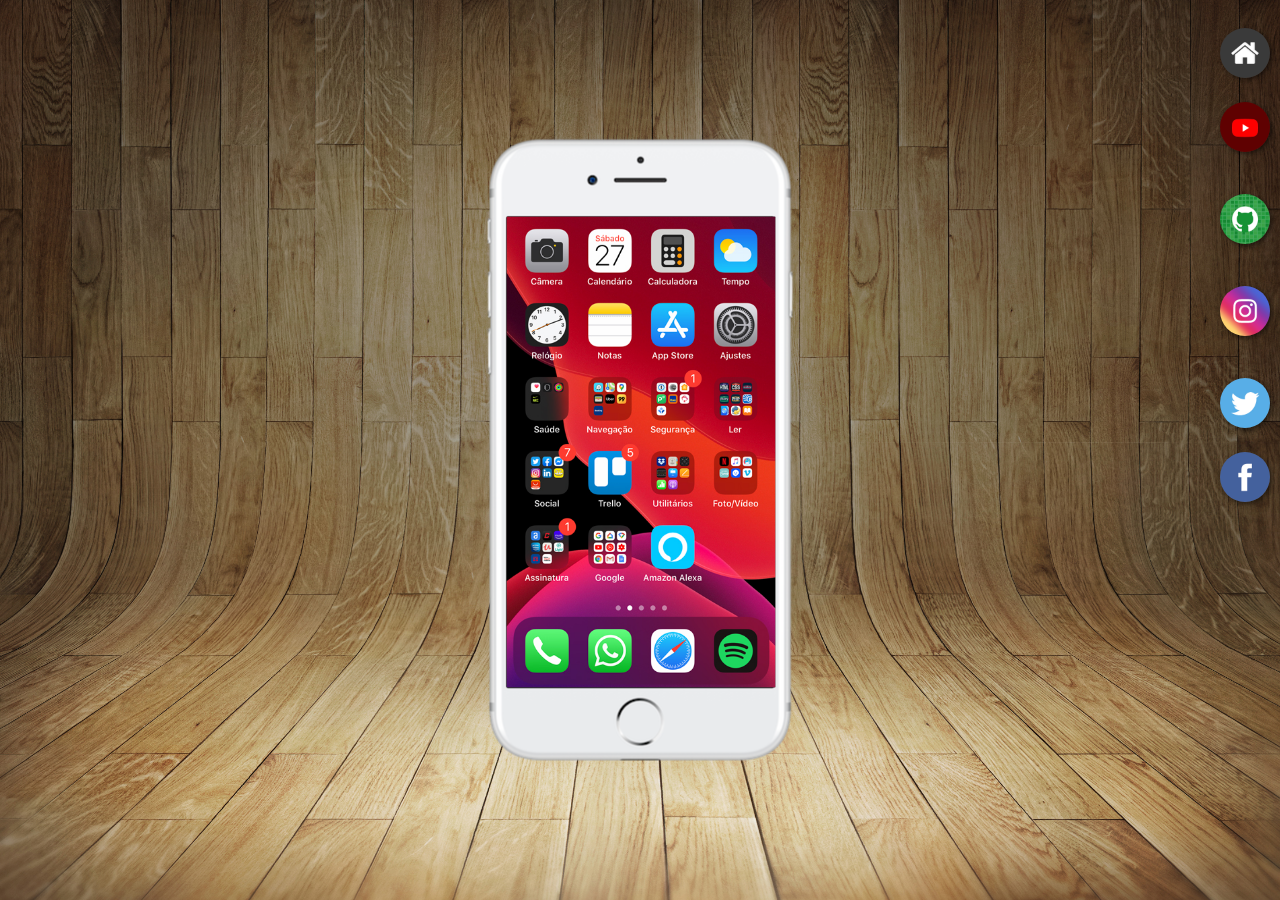
<file: index.html>
<!DOCTYPE html>
<html lang="pt-br">
<head>
    <meta charset="UTF-8">
    <meta http-equiv="X-UA-Compatible" content="IE=edge">
    <meta name="viewport" content="width=device-width, initial-scale=1.0">
    <link rel="shortcut icon" href="imagens/favicon.ico" type="image/x-icon">
    <link rel="stylesheet" href="style.css">
    <title>Projeto Redes Sociais </title>
</head>
<body>
    <main>
        <section id="telefone">
            <iframe src="home.html" name="tela" id="tela" frameborder="0">Seu navegador não é compativel co isso.</iframe>

        </section>
        <section id="redes-sociais">
            
           <br><a href="paginas/home.html"target="tela" ><img src="imagens/logo-home.jpg" alt="Home"></a></br>

           <a href="paginas/youtube1.html"target="tela" ><img src="imagens/logo-youtube.jpg" alt="YouTube"></a></br>

           <br><a href="paginas/github.html"target="tela" ><img src="imagens/logo-github.jpg" alt="GitHub"></a></br>

           <br><a href="paginas/intagran.html"target="tela" ><img src="imagens/logo-instagram.jpg" alt="Instagram "></a></br>

           <br><a href="paginas/twitter.html"target="tela" ><img src="imagens/logo-twitter.jpg" alt="Twitter"></a></br>

           <a href="paginas/facebook.html"target="tela" ><img src="imagens/logo-facebook.jpg" alt="Facebook"></a>

           
        </section>
    </main>
    
</body>
</html>
</file>
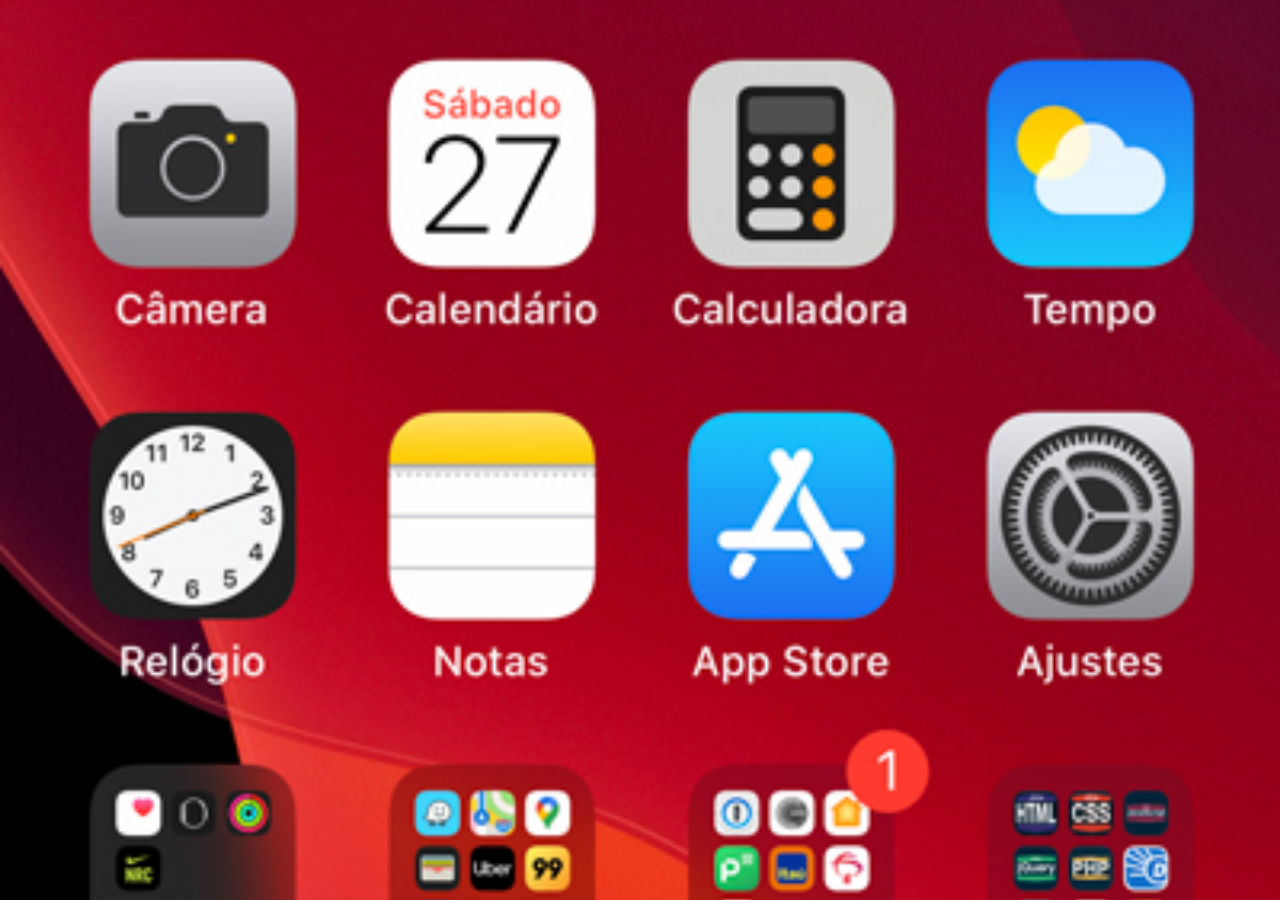
<file: home.html>
<!DOCTYPE html>
<html lang="pt-br">
<head>
    <meta charset="UTF-8">
    <meta http-equiv="X-UA-Compatible" content="IE=edge">
    <meta name="viewport" content="width=device-width, initial-scale=1.0">
    <title>Home</title>
</head>
<style>
    *{
        margin: 0px;
        padding: 0px;

    }
    body{
        width: 100vw;
        height: 100vh;
        background: black url('imagens/tela-home.jpg') no-repeat top center;
        background-size: cover;
    }
</style>
<body>
    
</body>
</html>
</file>
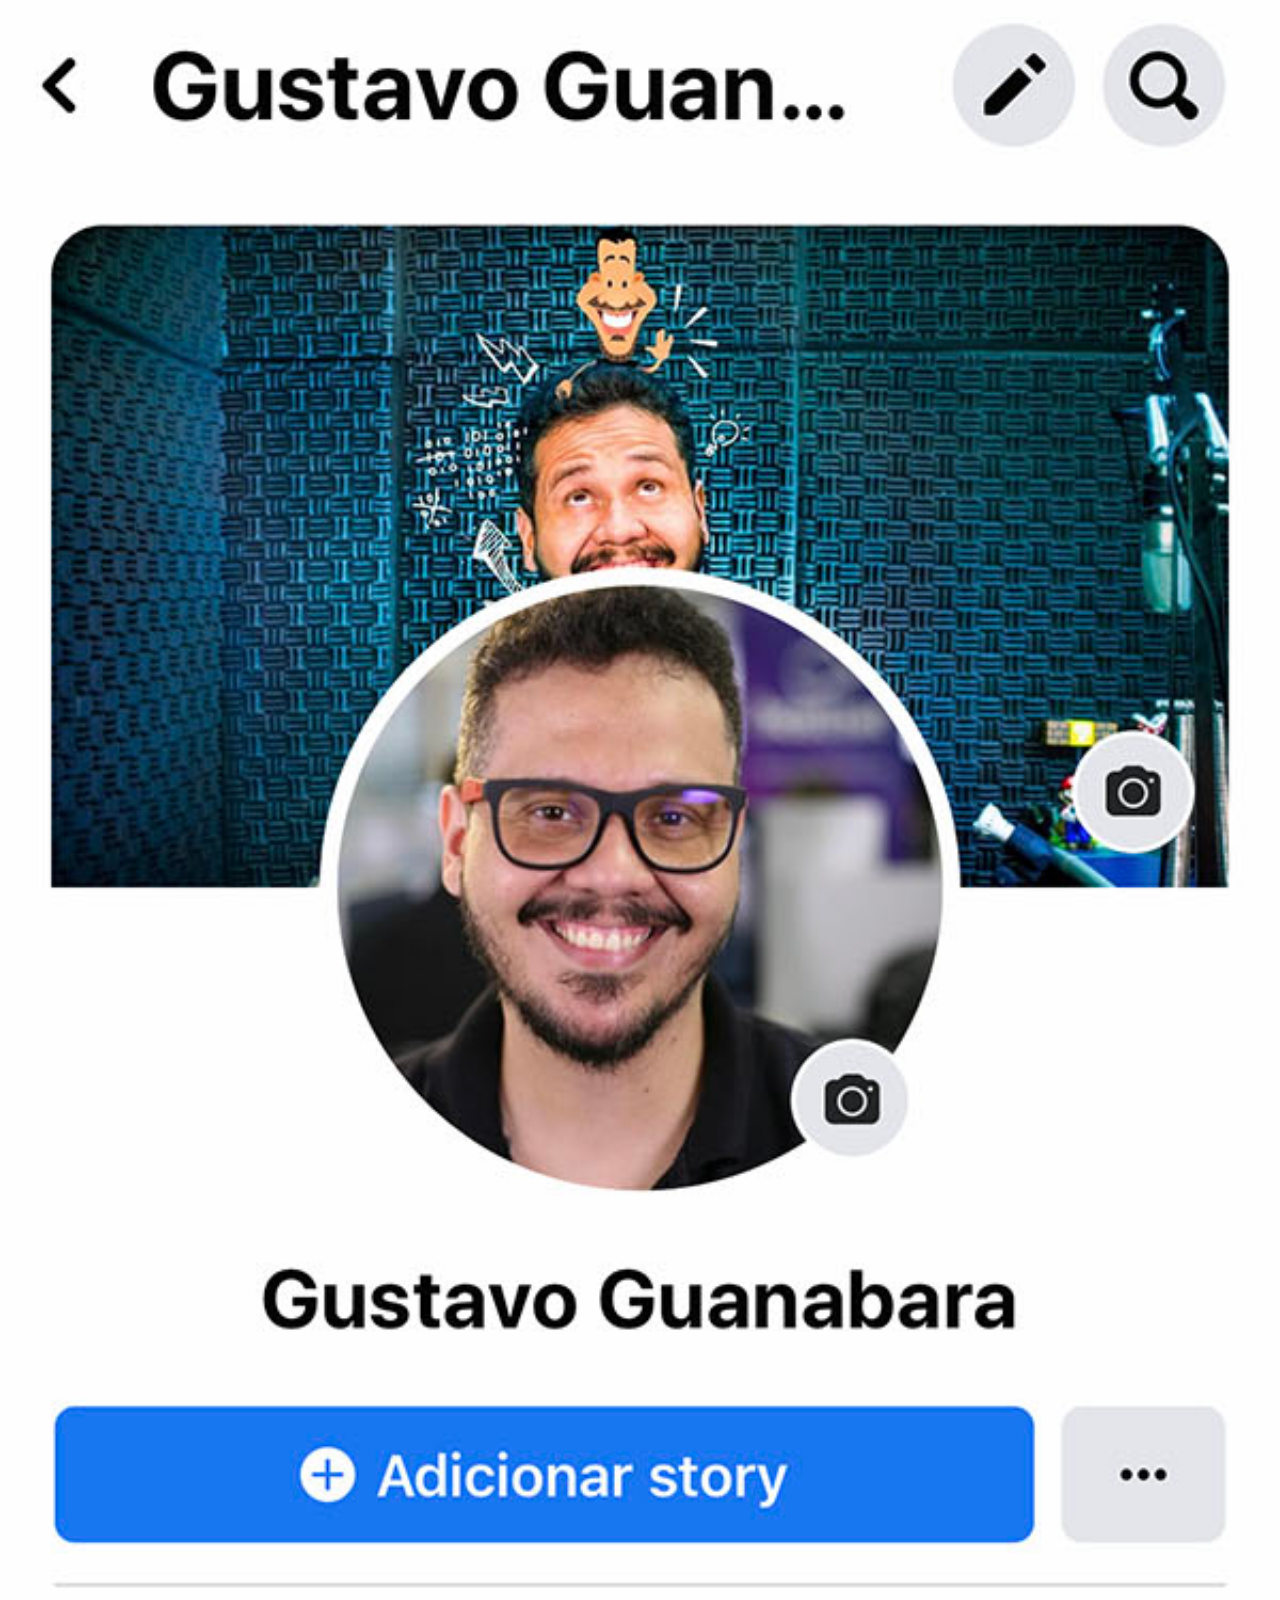
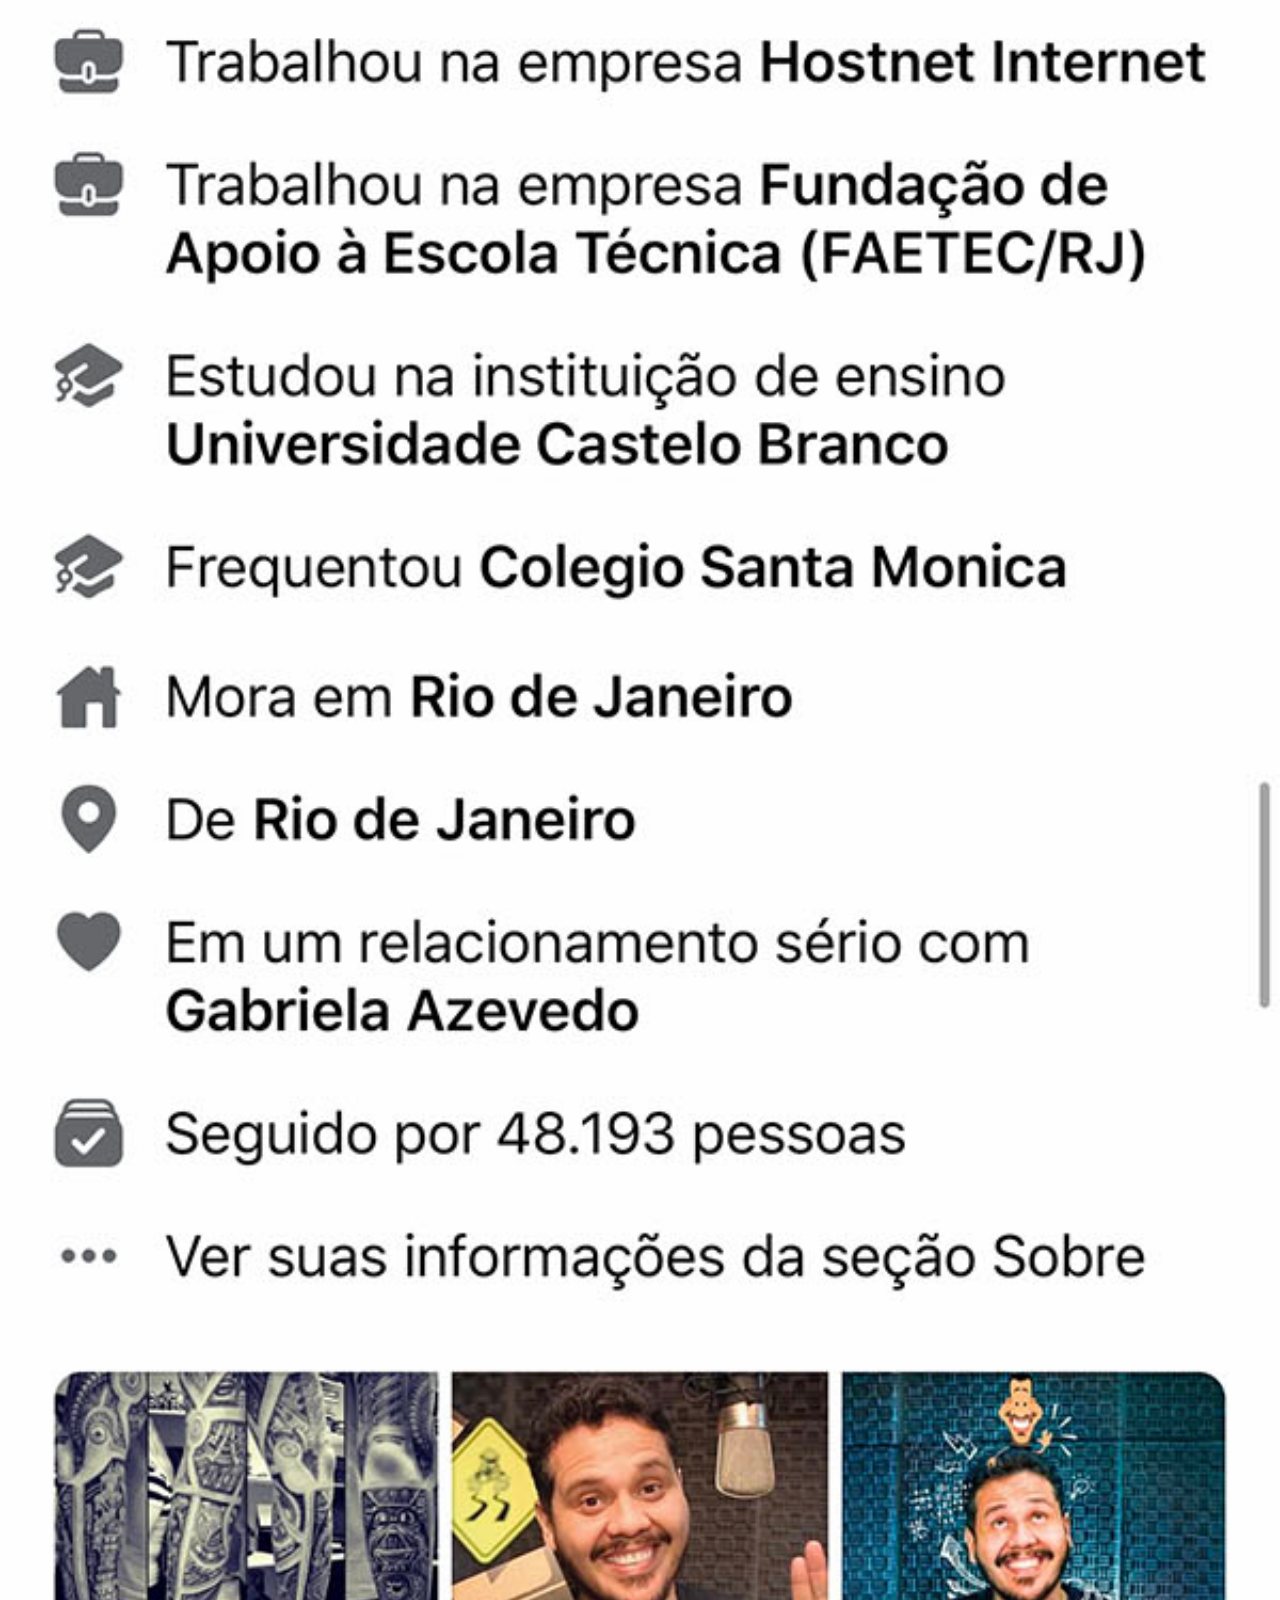
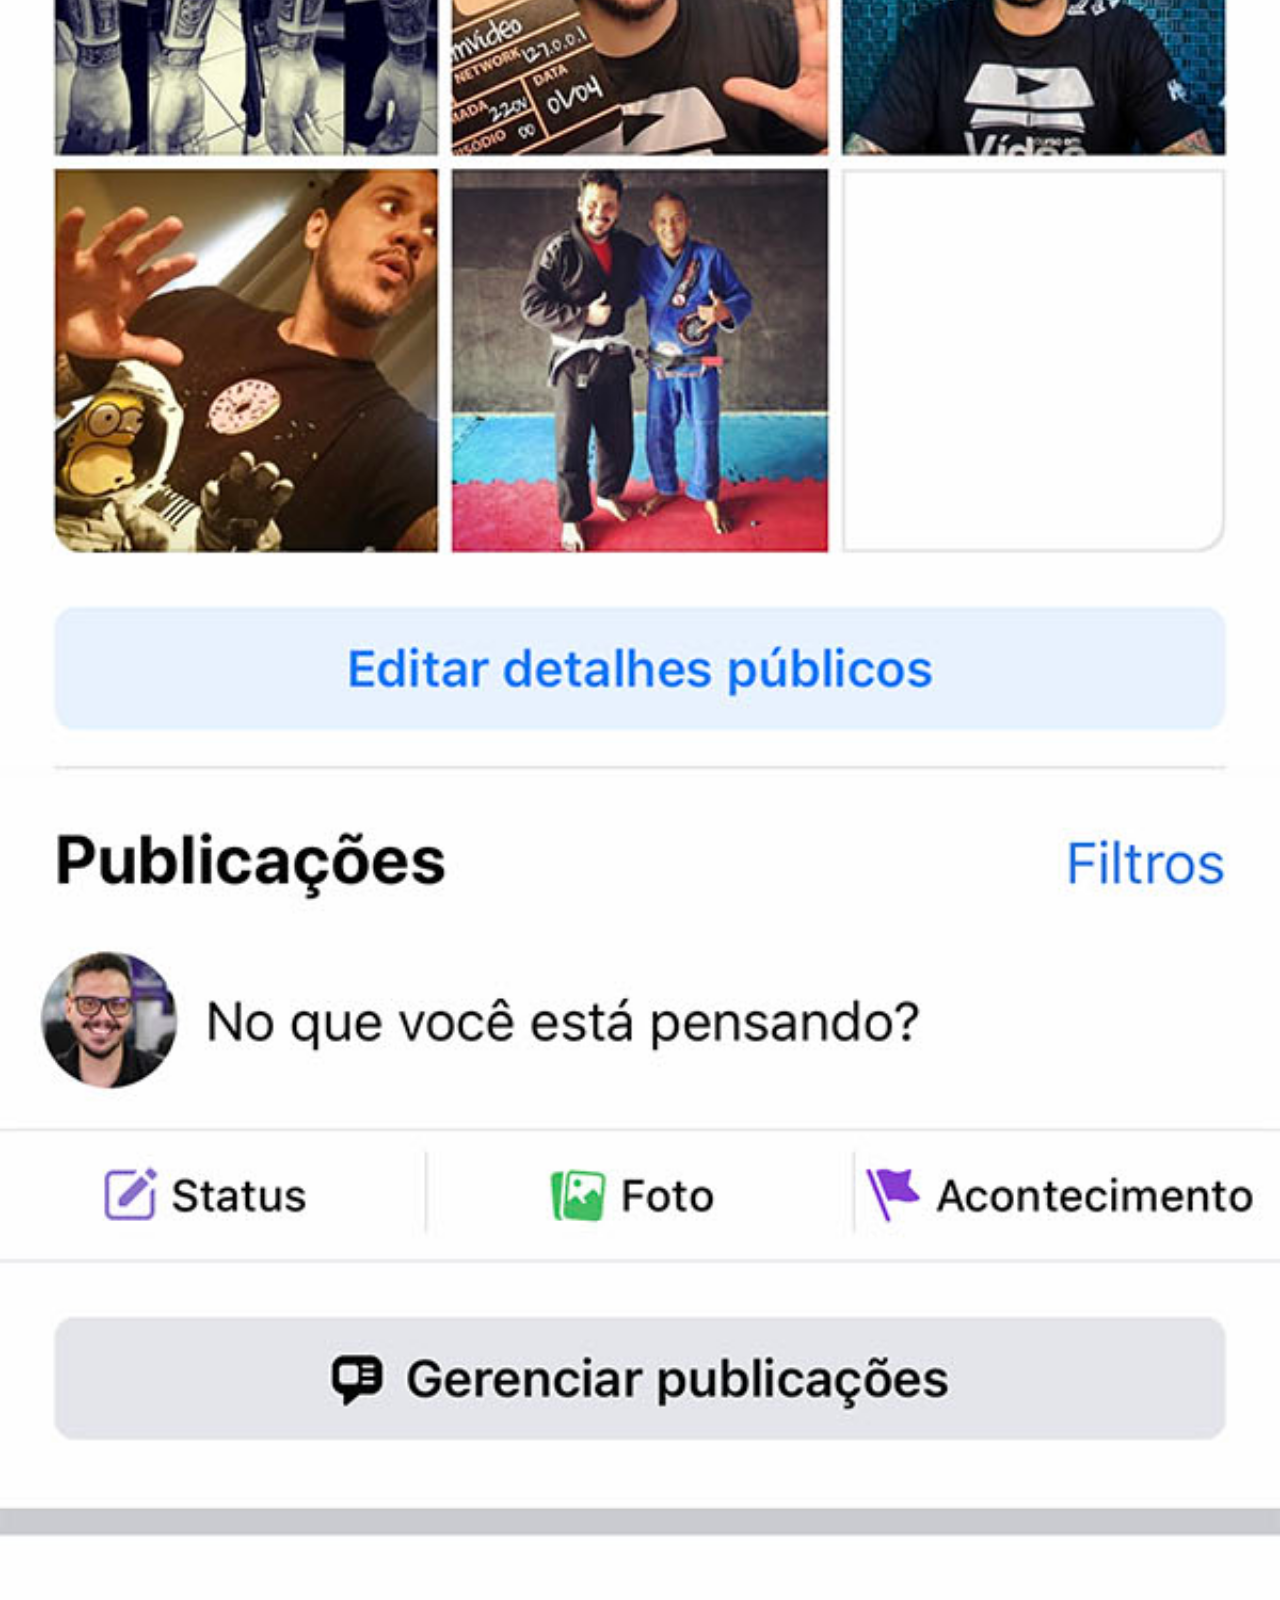
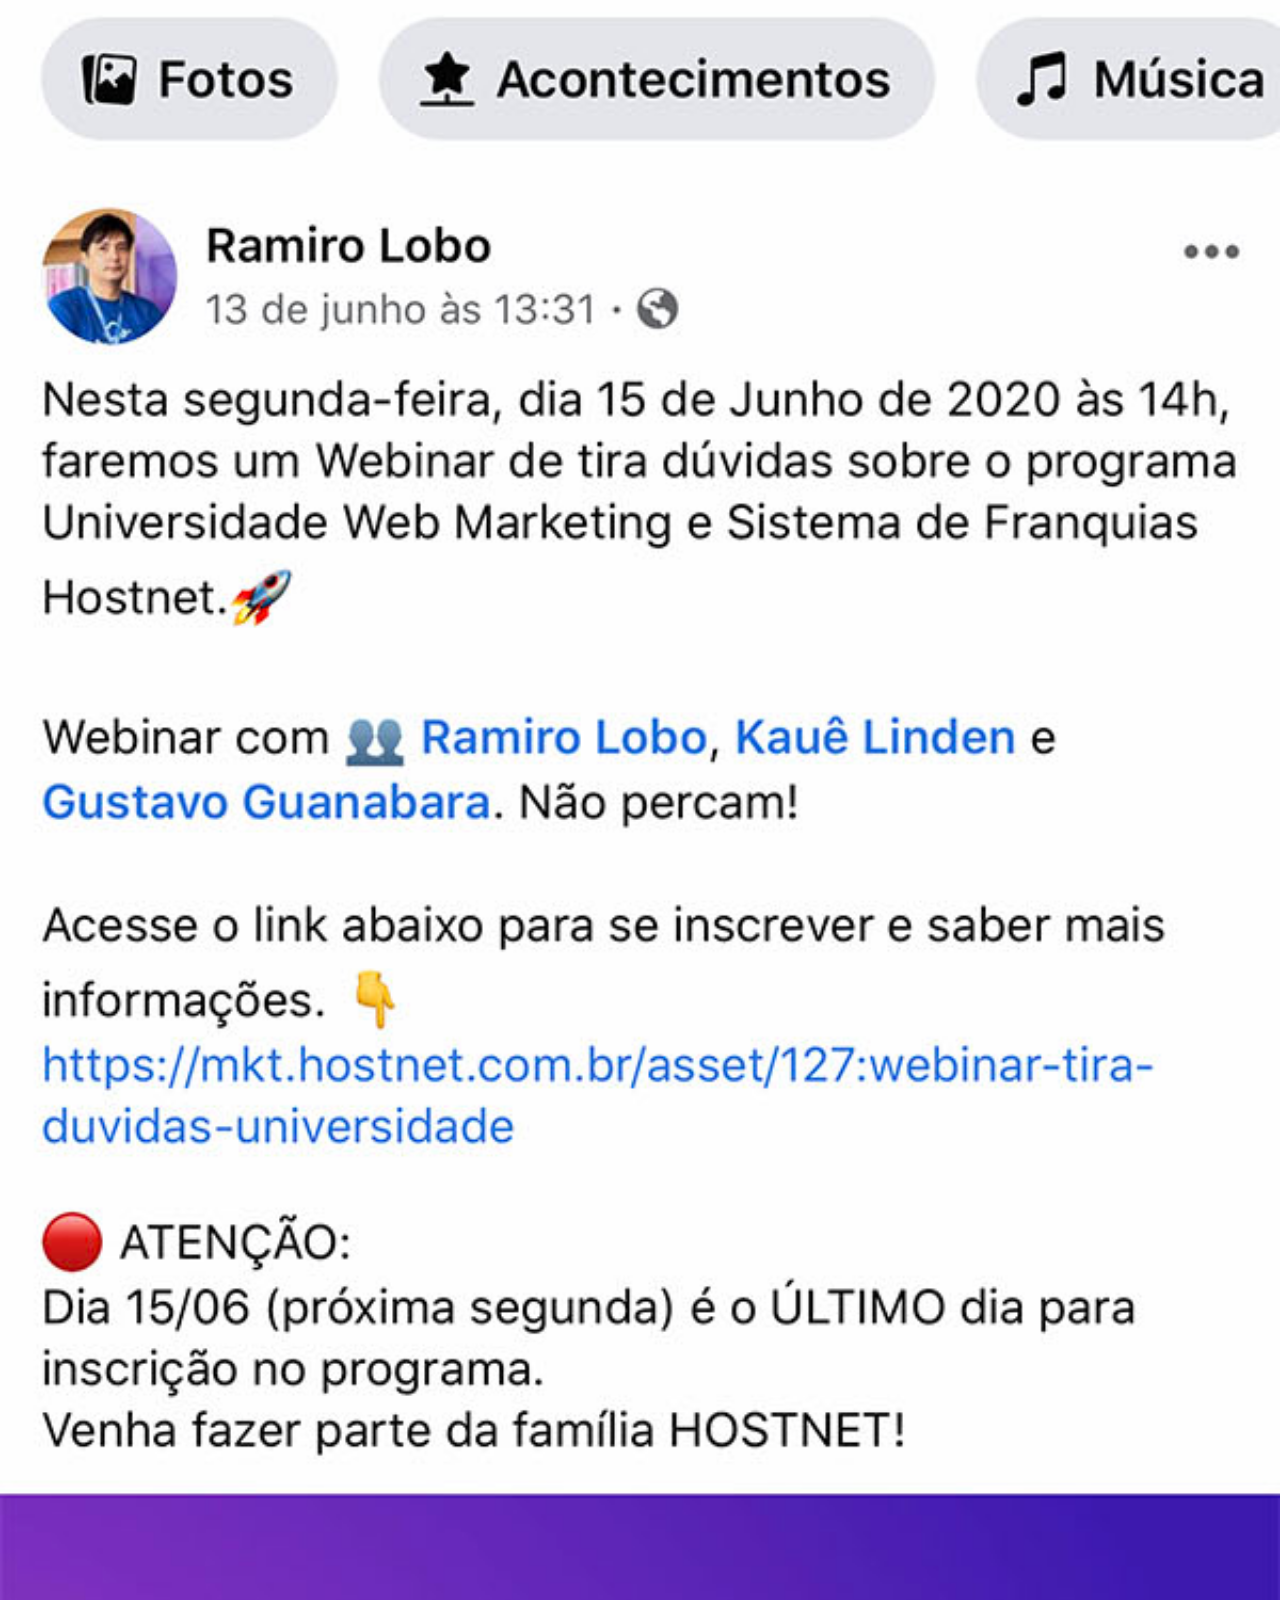
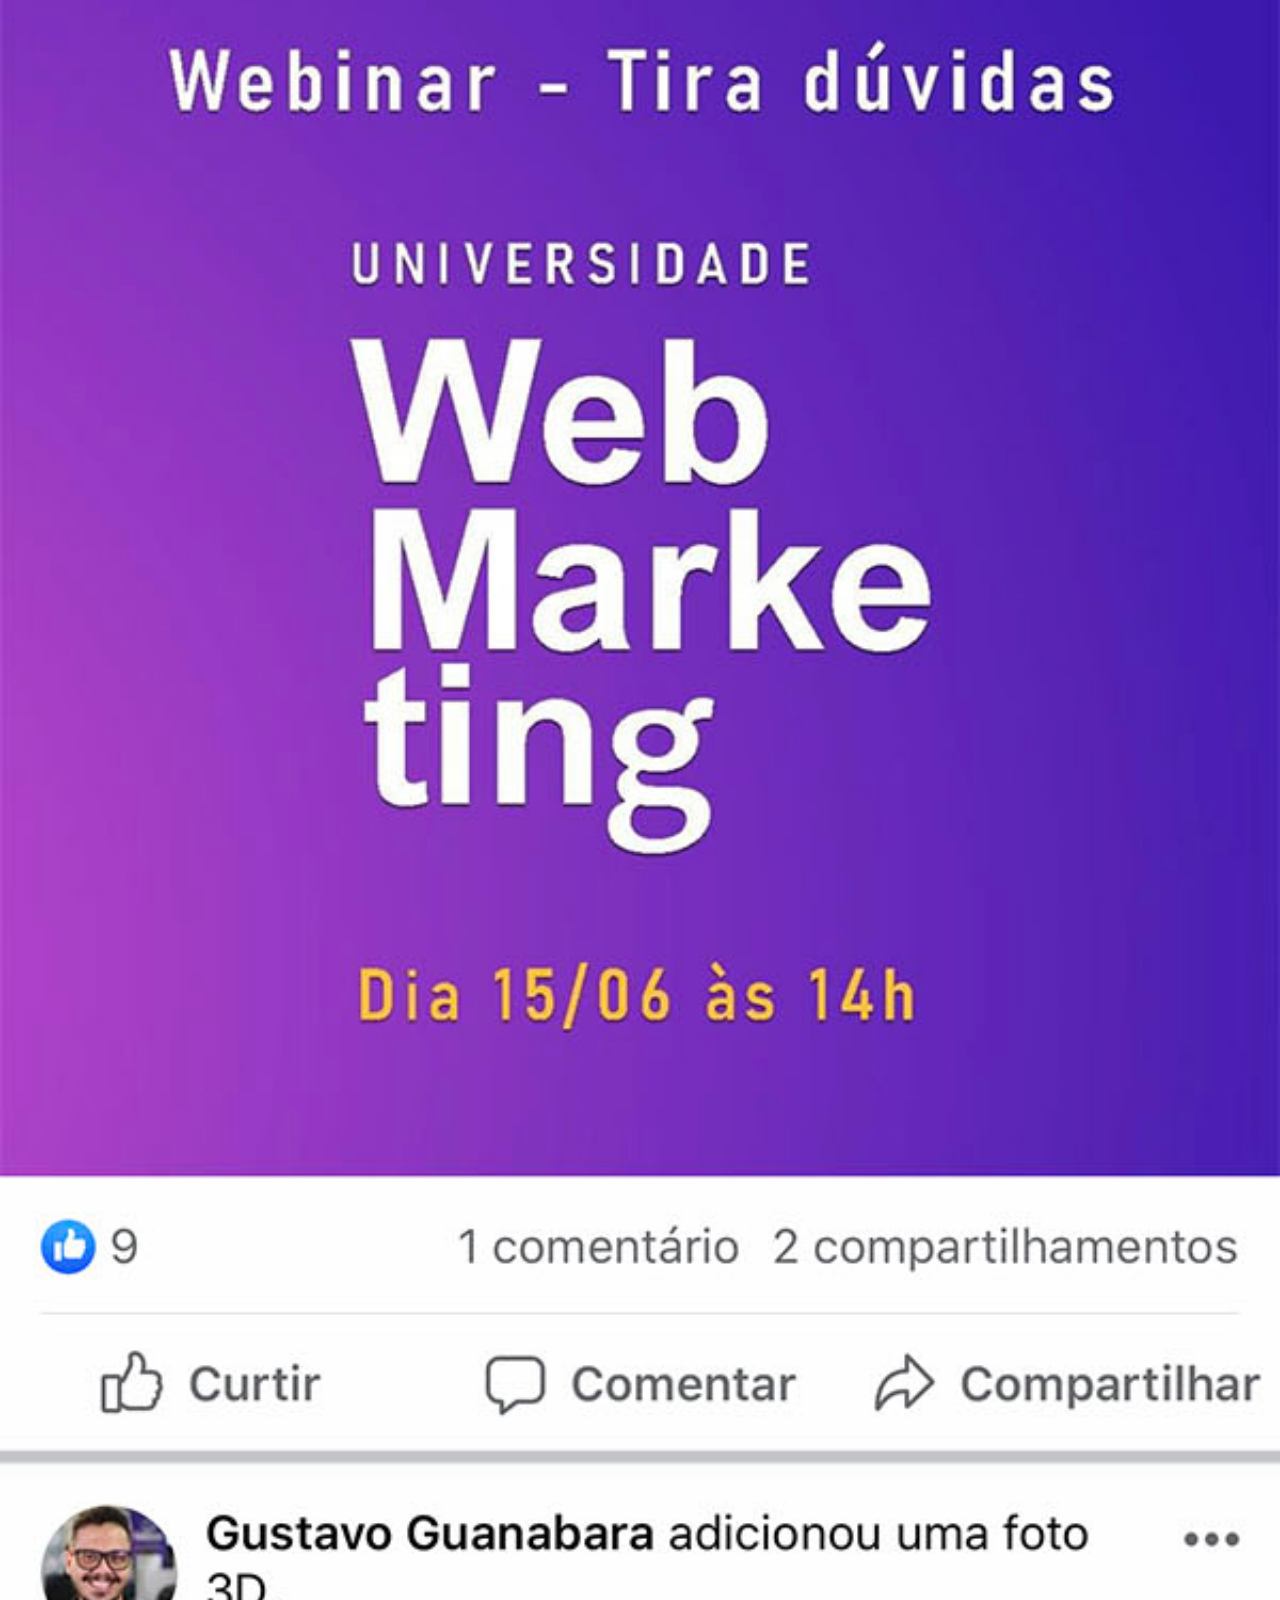
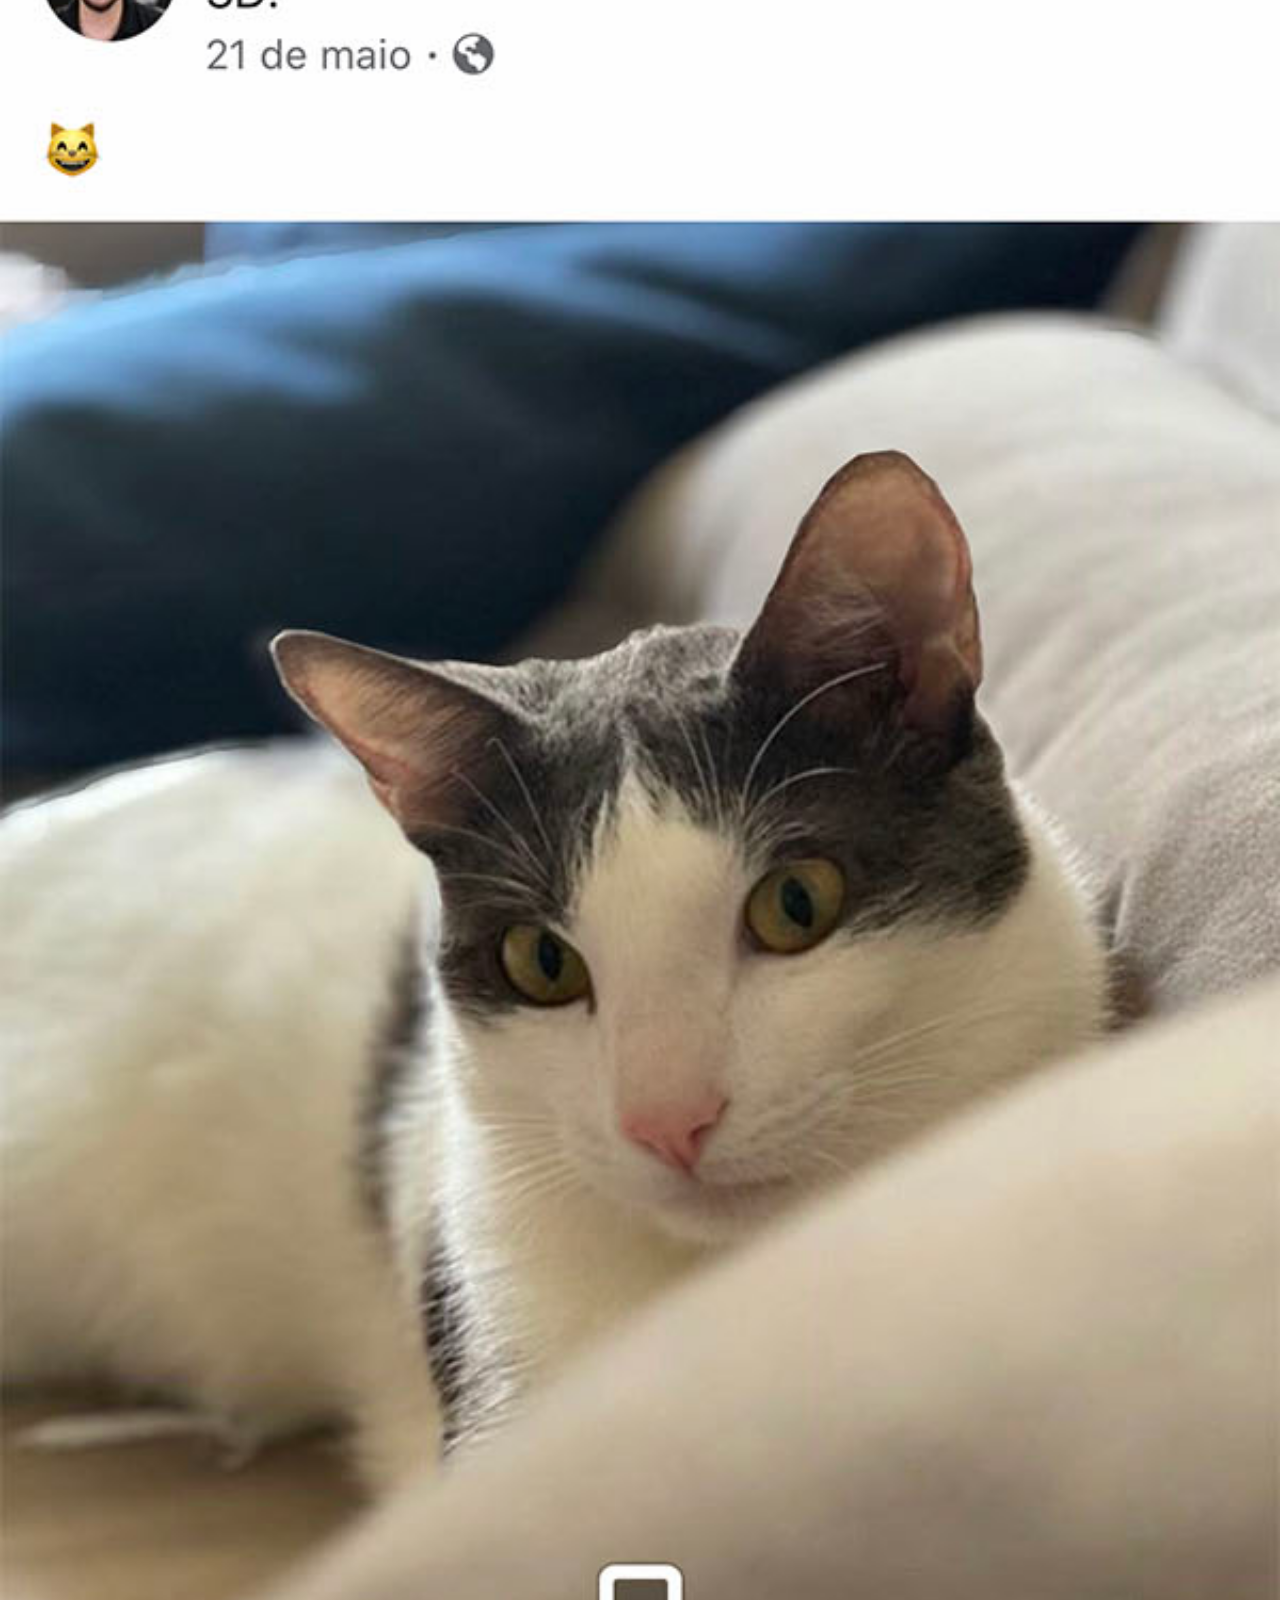
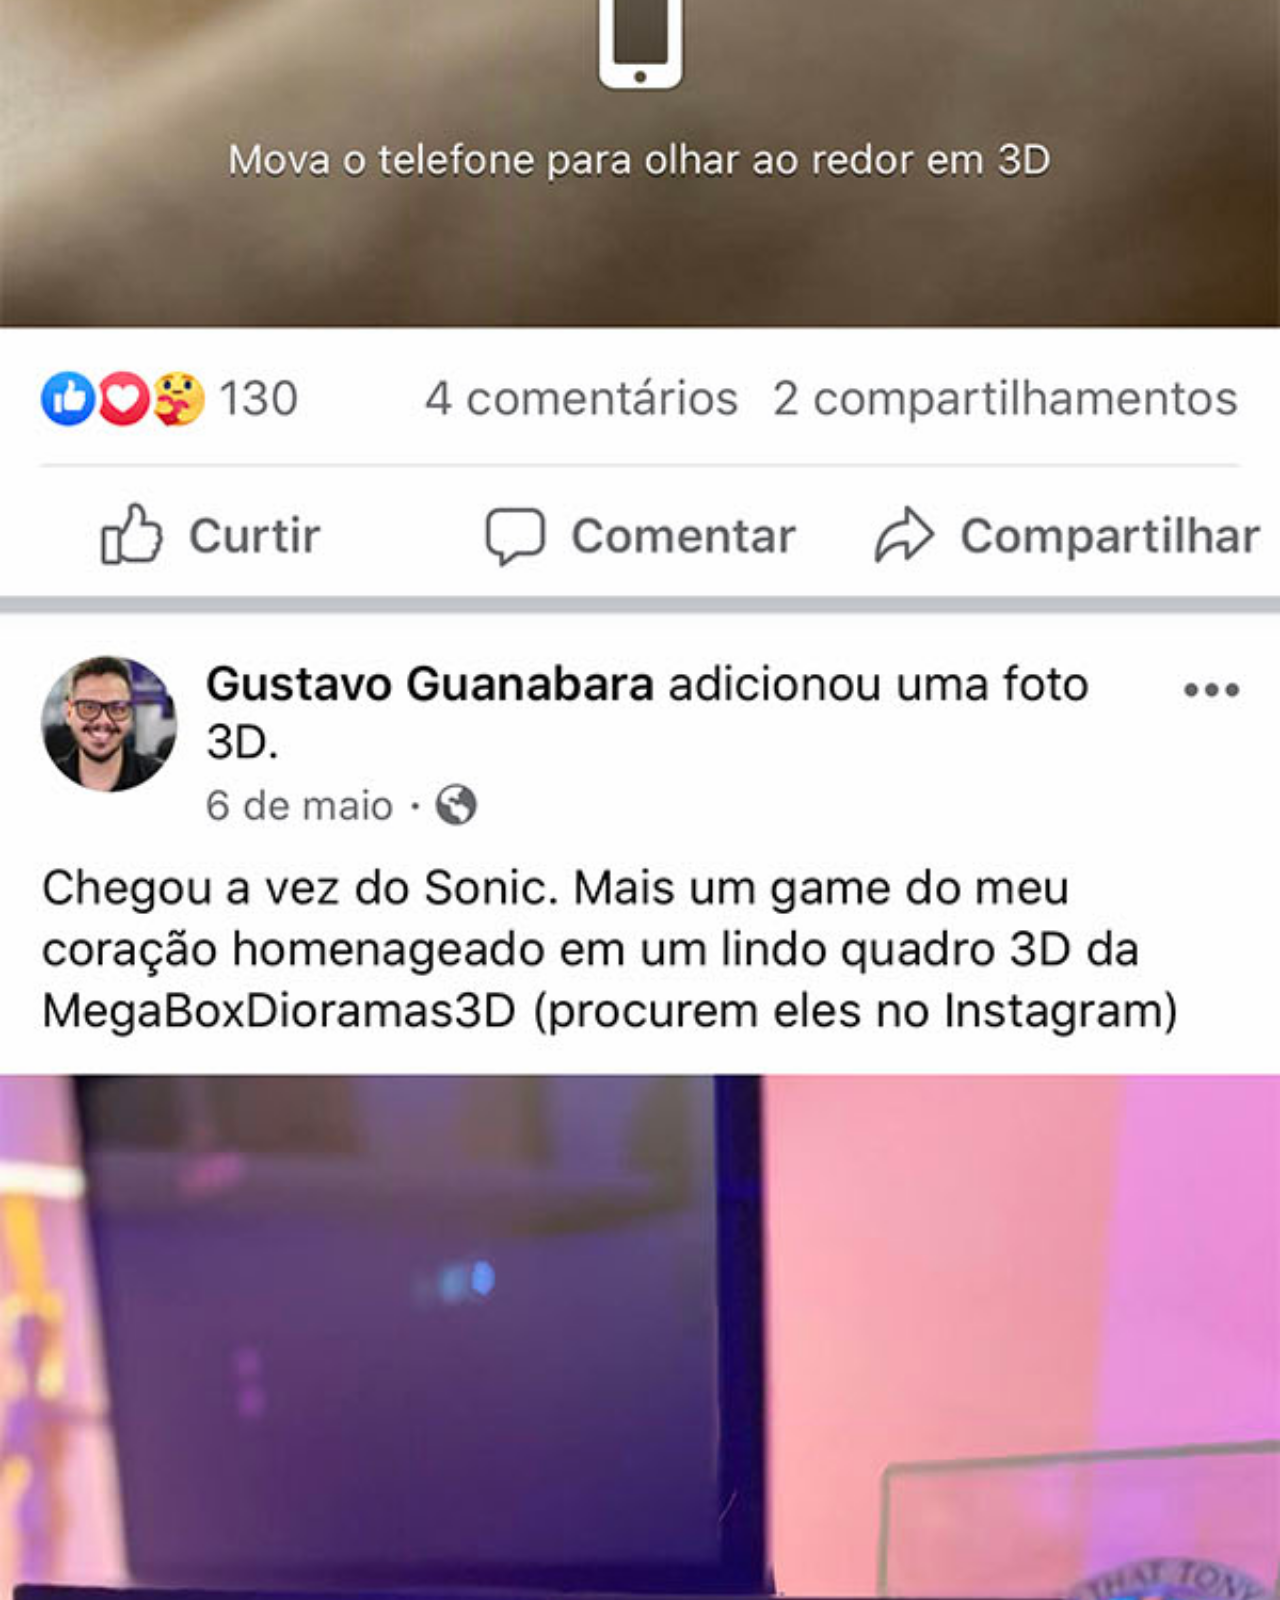
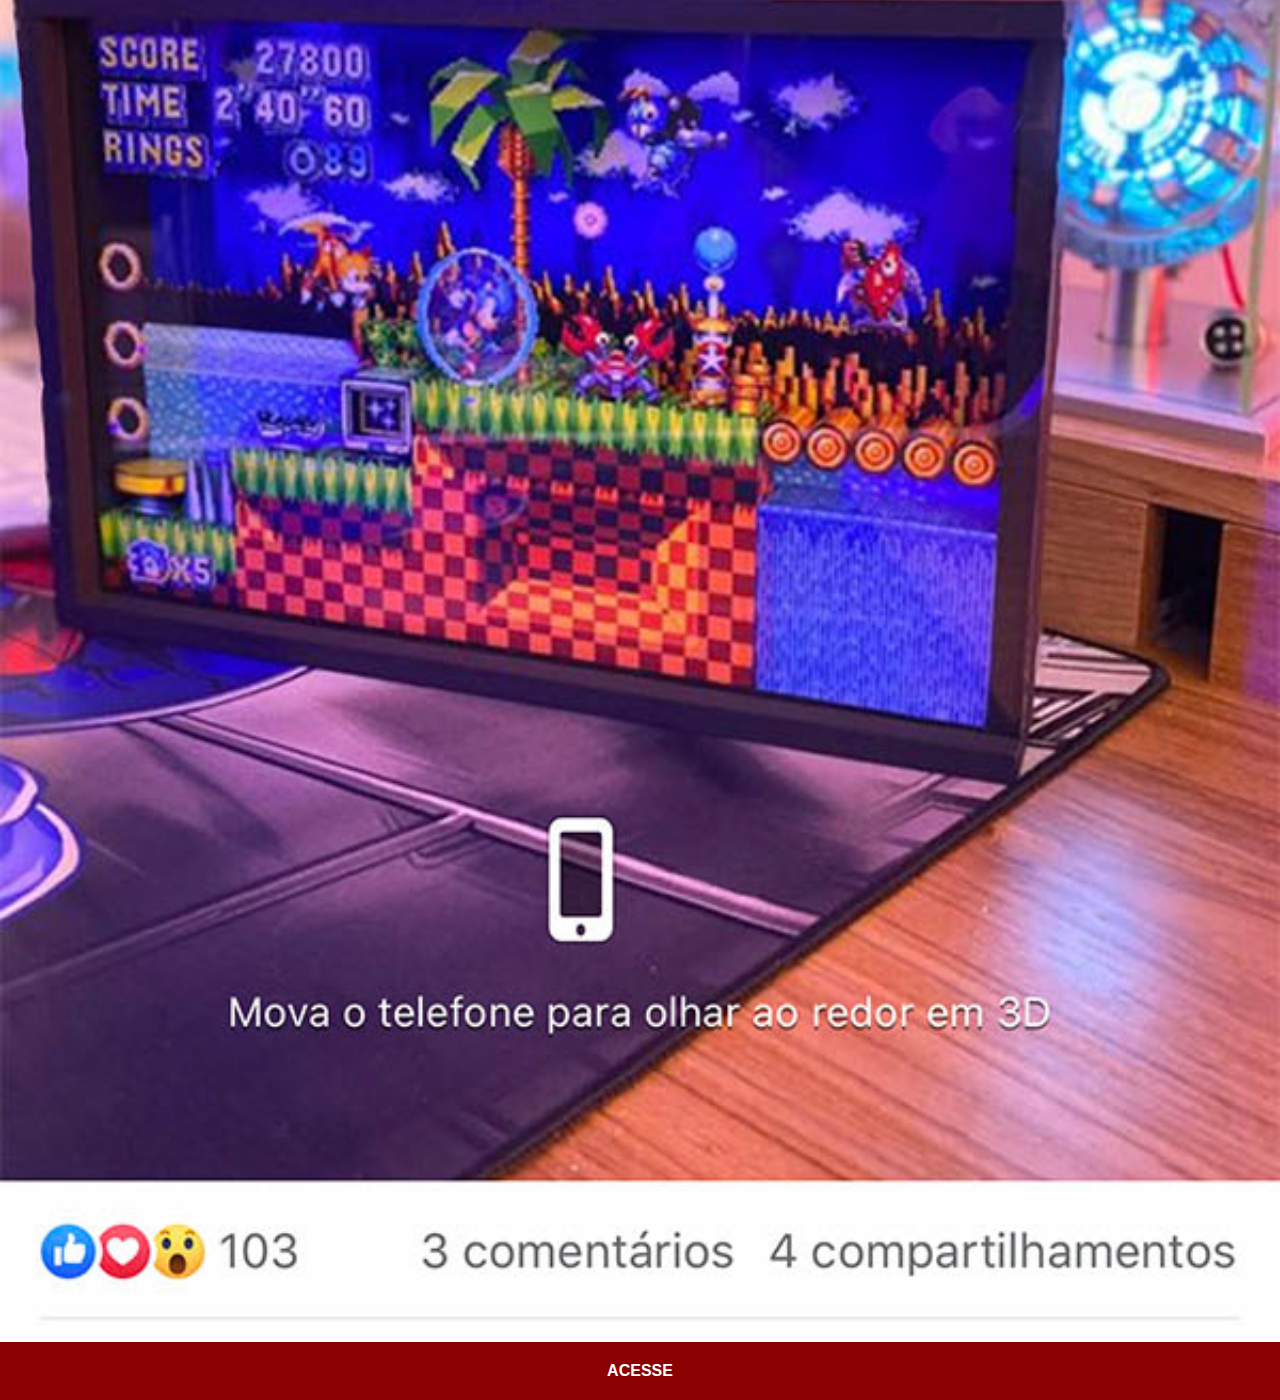
<file: paginas/facebook.html>
<!DOCTYPE html>
<html lang="pt-br">
<head>
    <meta charset="UTF-8">
    <meta http-equiv="X-UA-Compatible" content="IE=edge">
    <meta name="viewport" content="width=device-width, initial-scale=1.0">
    <title>Facebook</title>
    <link rel="stylesheet" href="estilos.css">
</head>
<body>
    <img src="../imagens/tela-facebook.jpg" alt="GitHub">
    <a href="https://github.com/gustavoguanabara/">ACESSE</a>
    
</body>
</html>
</file>
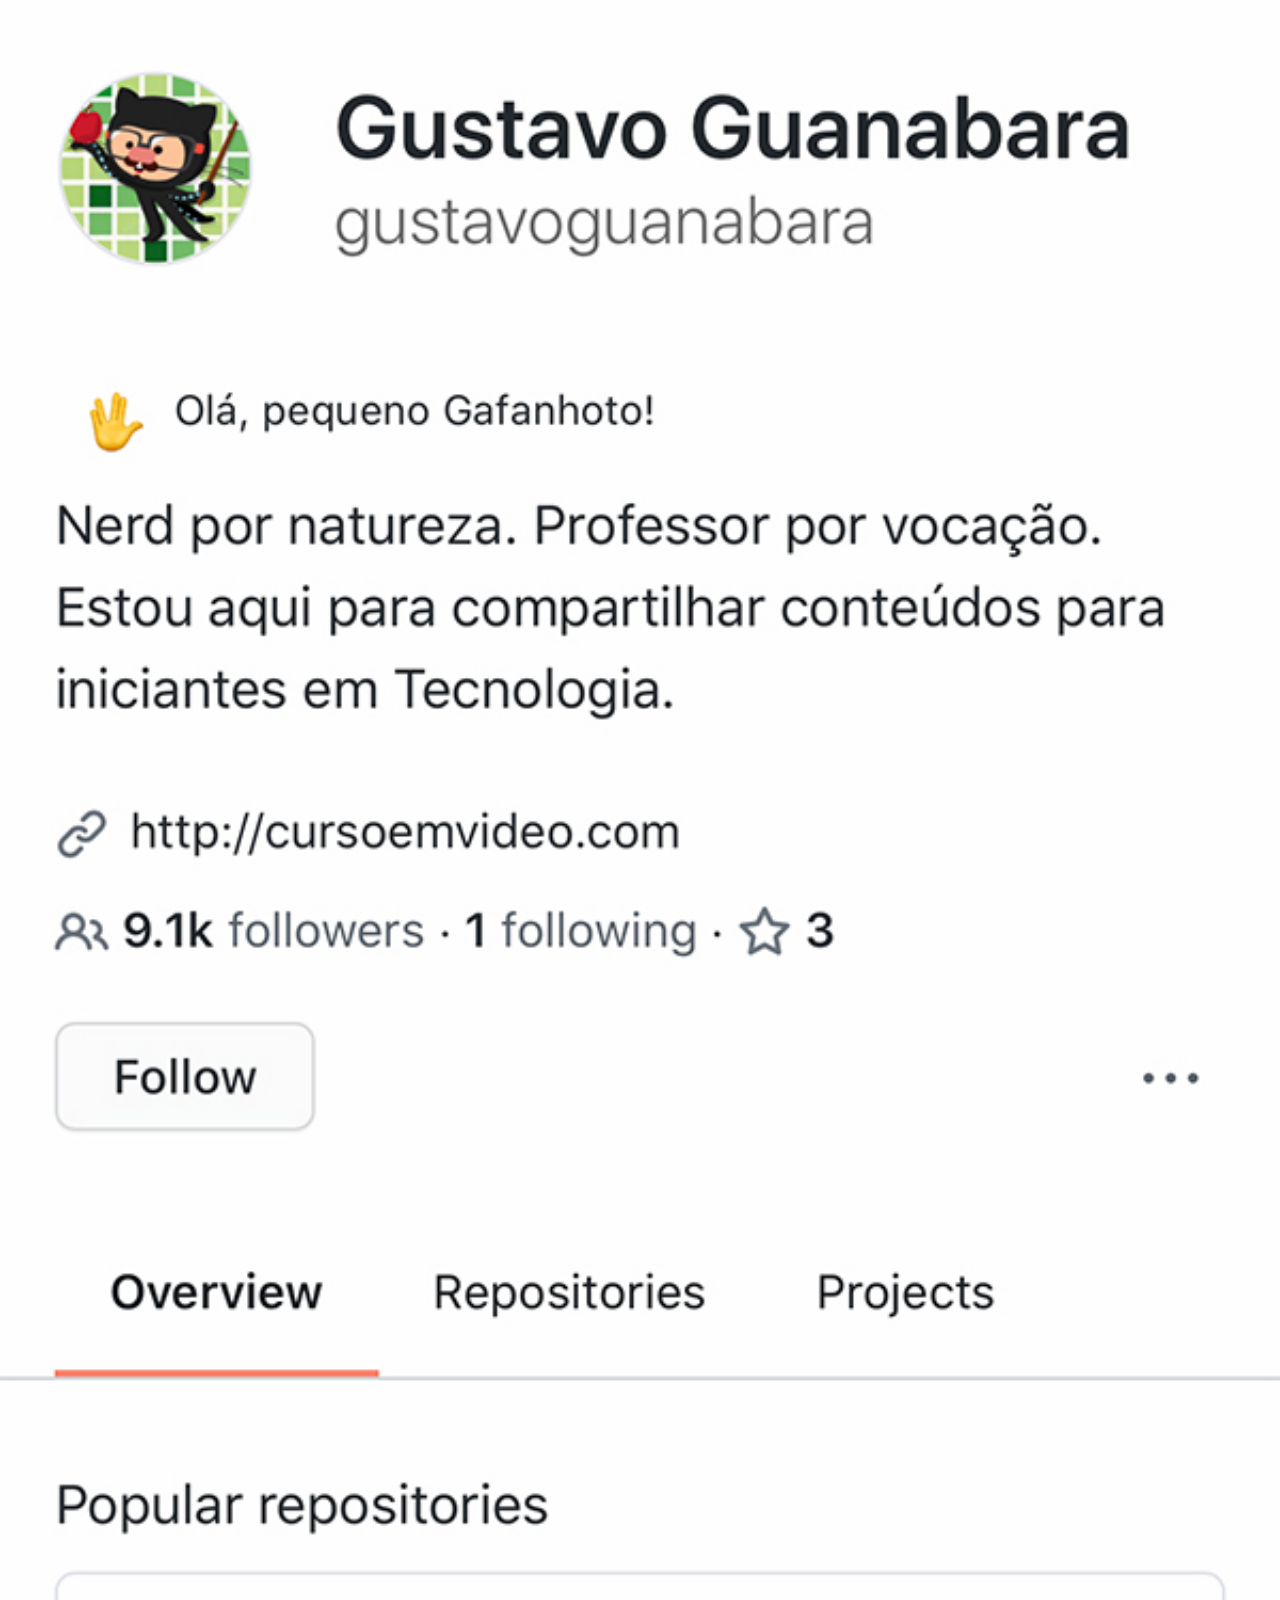
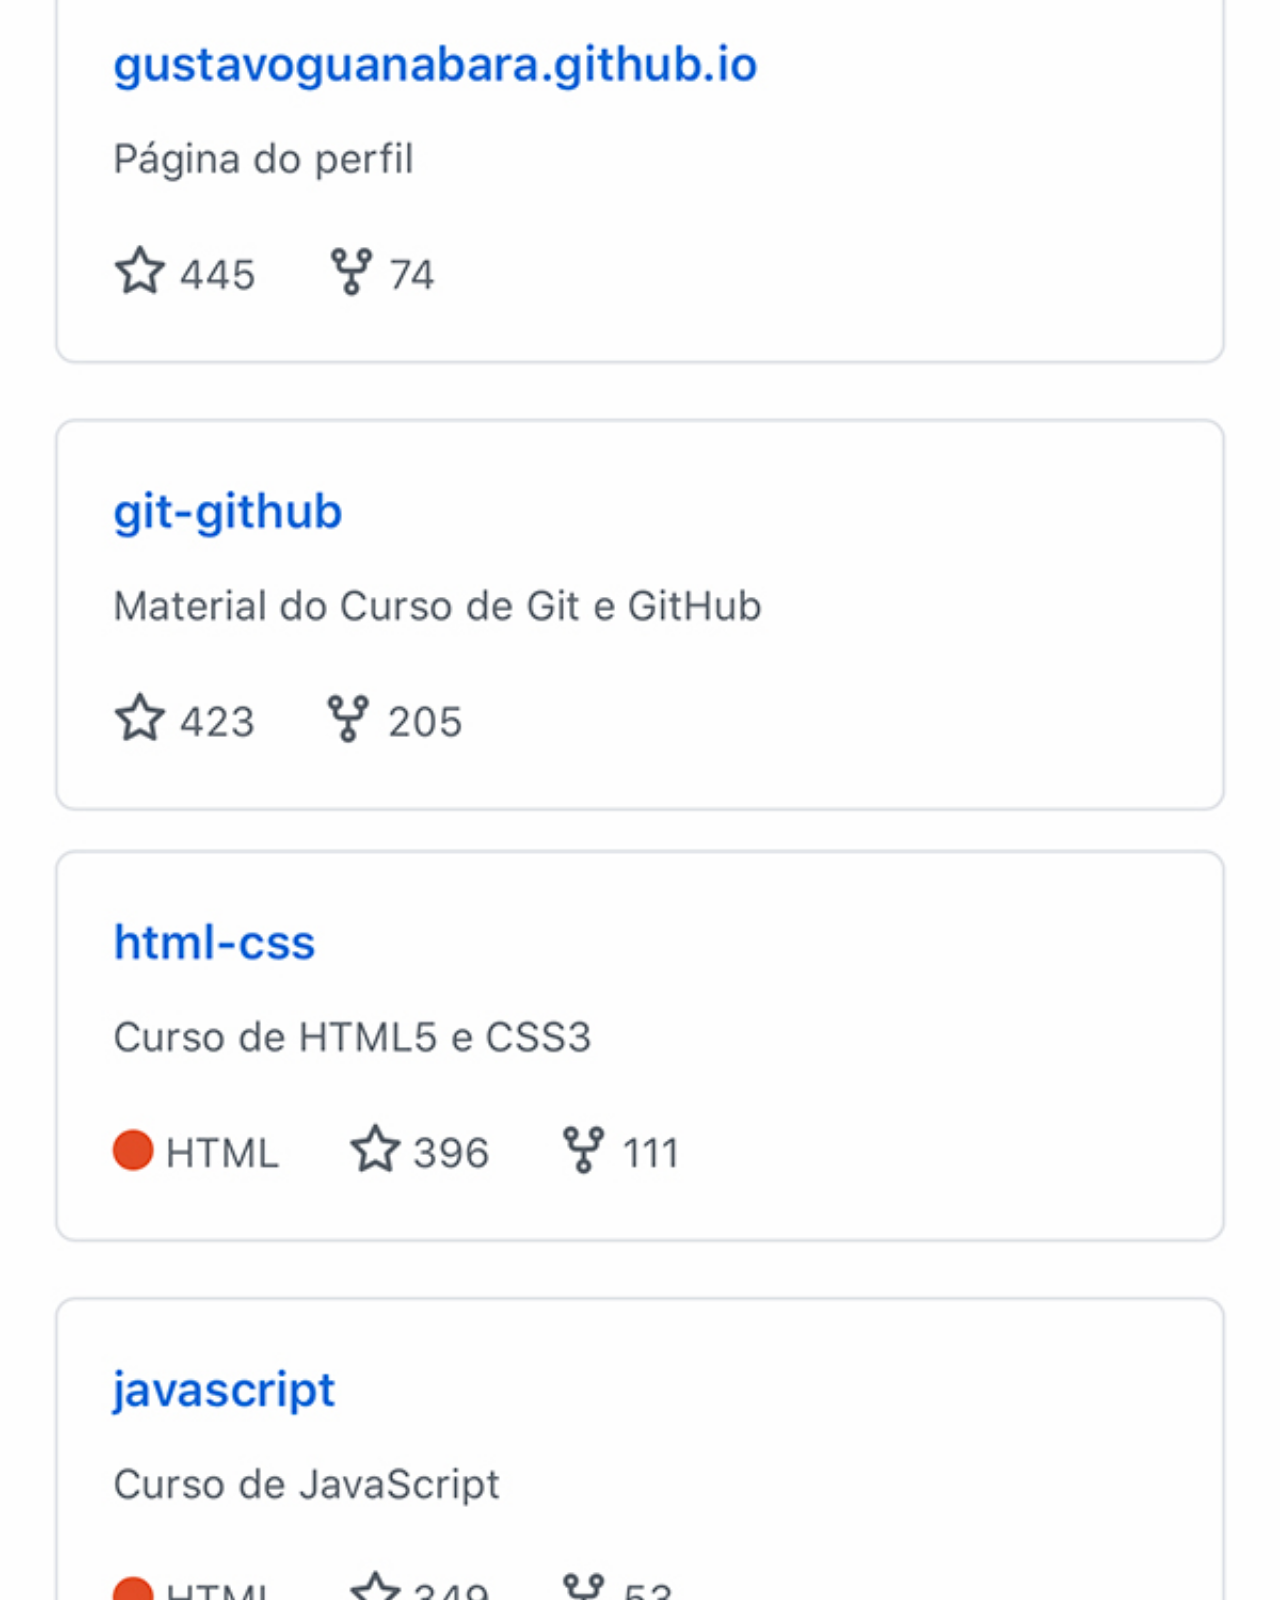
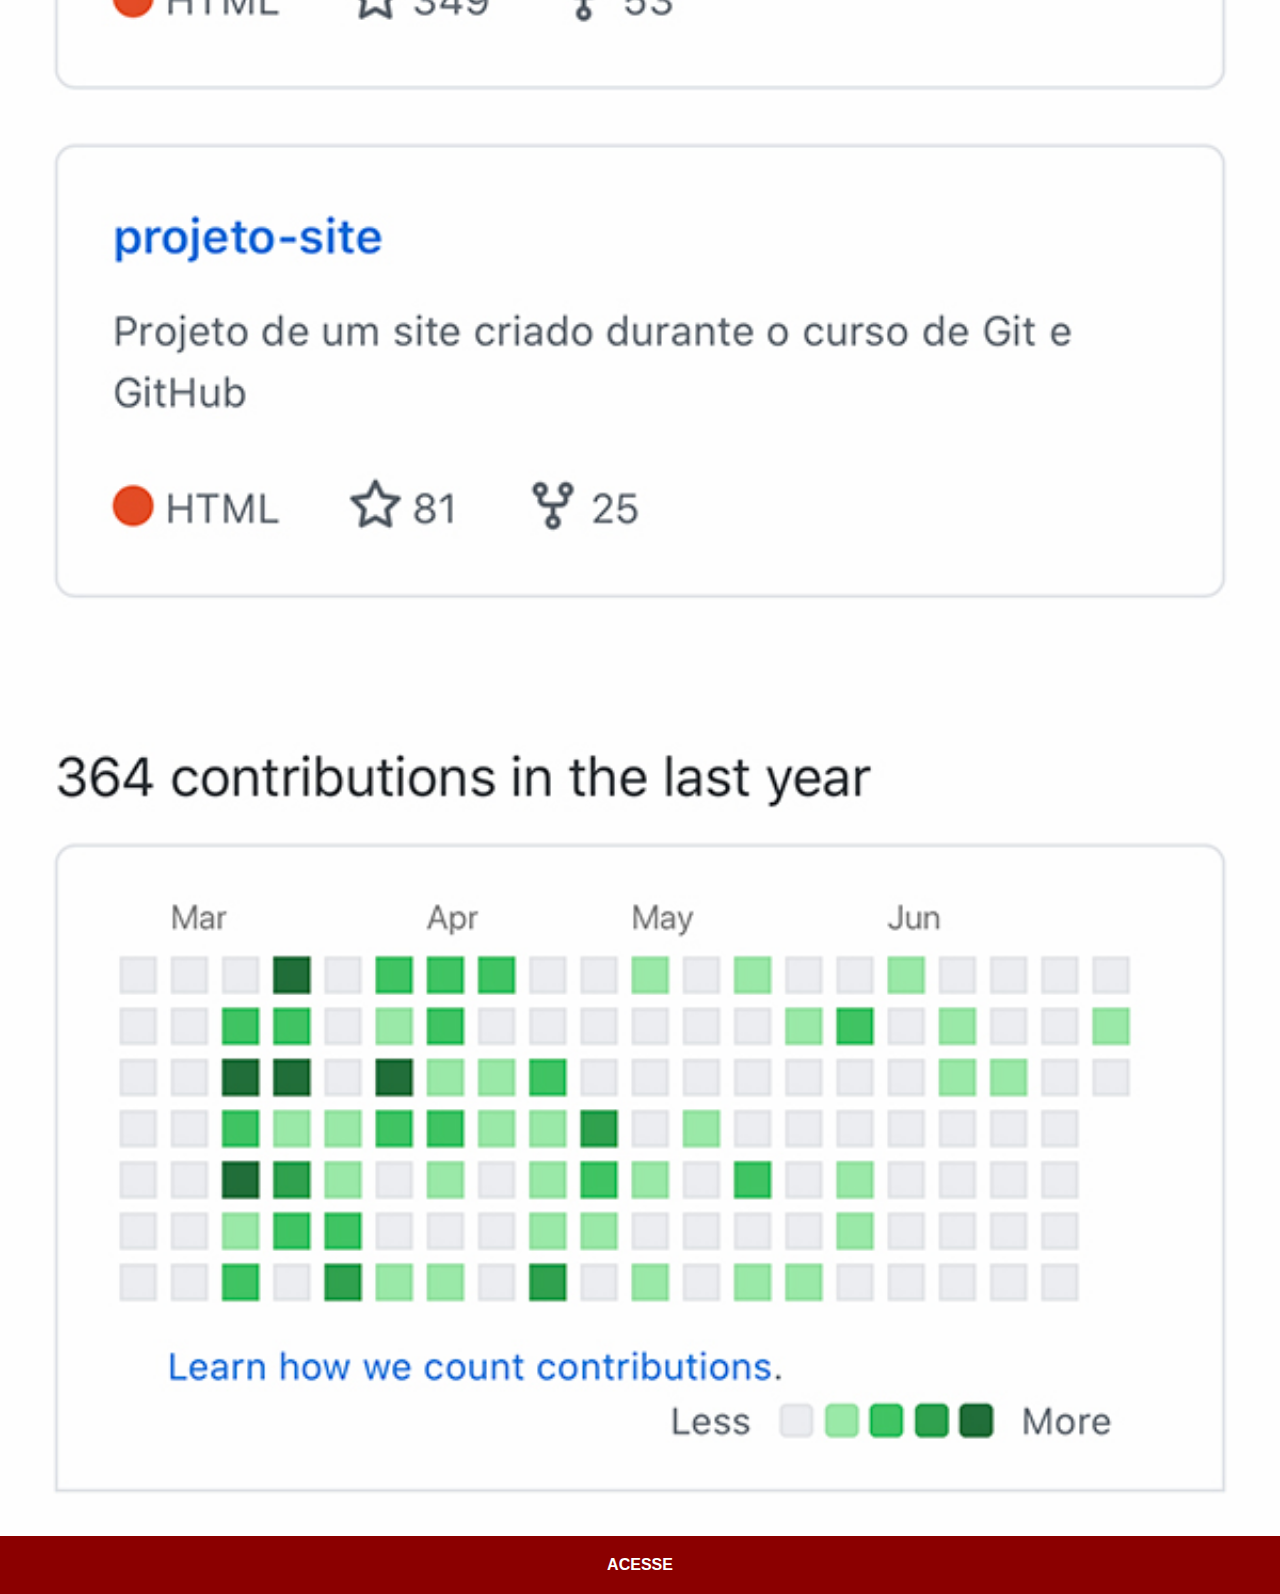
<file: paginas/github.html>
<!DOCTYPE html>
<html lang="pt-br">
<head>
    <meta charset="UTF-8">
    <meta http-equiv="X-UA-Compatible" content="IE=edge">
    <meta name="viewport" content="width=device-width, initial-scale=1.0">
    <title>GitHub</title>
    <link rel="stylesheet" href="estilos.css">
</head>
<body>
    <img src="../imagens/tela-github.jpg" alt="GitHub">
    <a href="https://github.com/gustavoguanabara/">ACESSE</a>
    
</body>
</html>
</file>
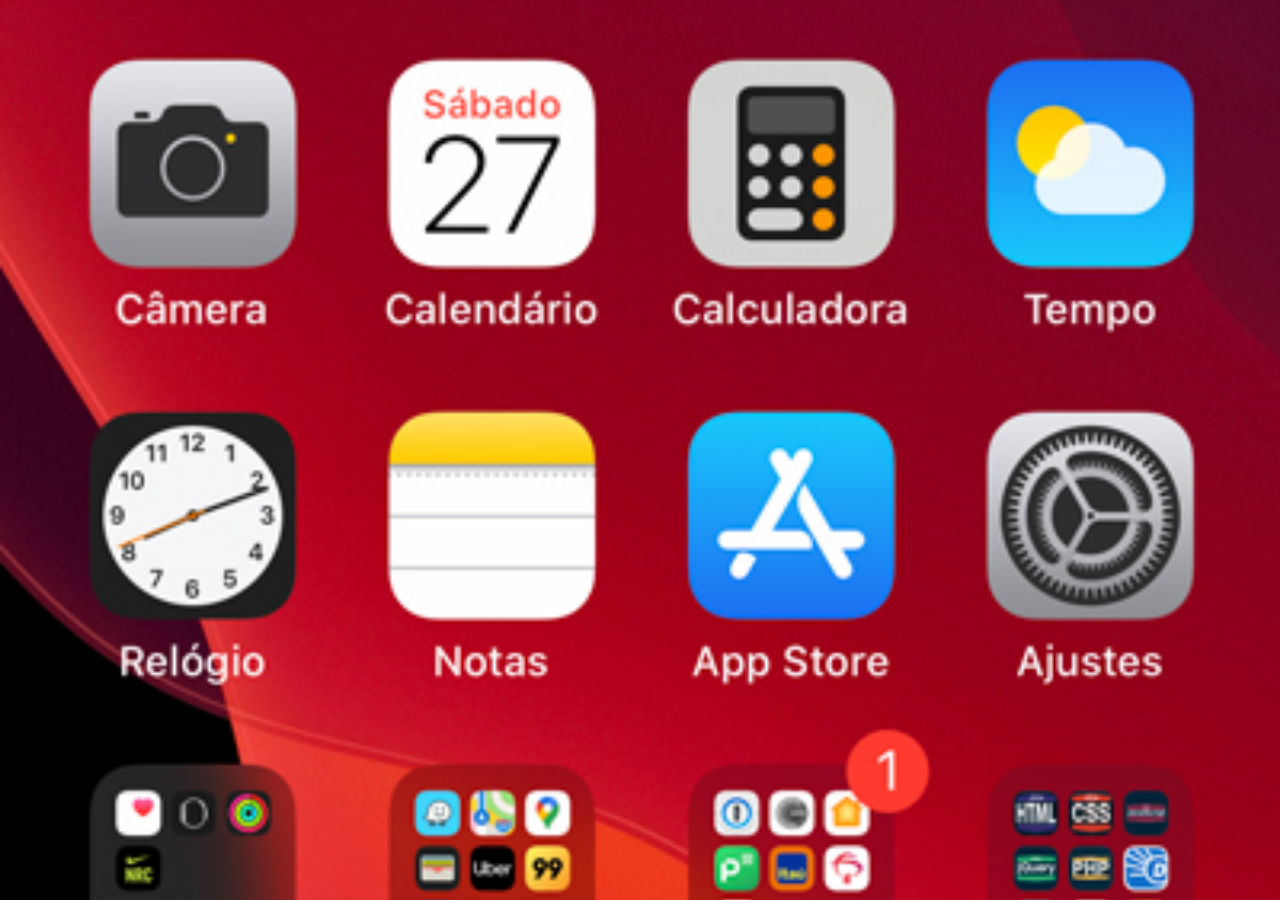
<file: paginas/home.html>
<!DOCTYPE html>
<html lang="pt-br">
<head>
    <meta charset="UTF-8">
    <meta http-equiv="X-UA-Compatible" content="IE=edge">
    <meta name="viewport" content="width=device-width, initial-scale=1.0">
    <title>Home</title>
</head>
<style>
    *{
        margin: 0px;
        padding: 0px;

    }
    body{
        width: 100vw;
        height: 100vh;
        background: black url('../imagens/tela-home.jpg') no-repeat top center;
        background-size: cover;
    }
</style>
<body>
    
</body>
</html>
</file>
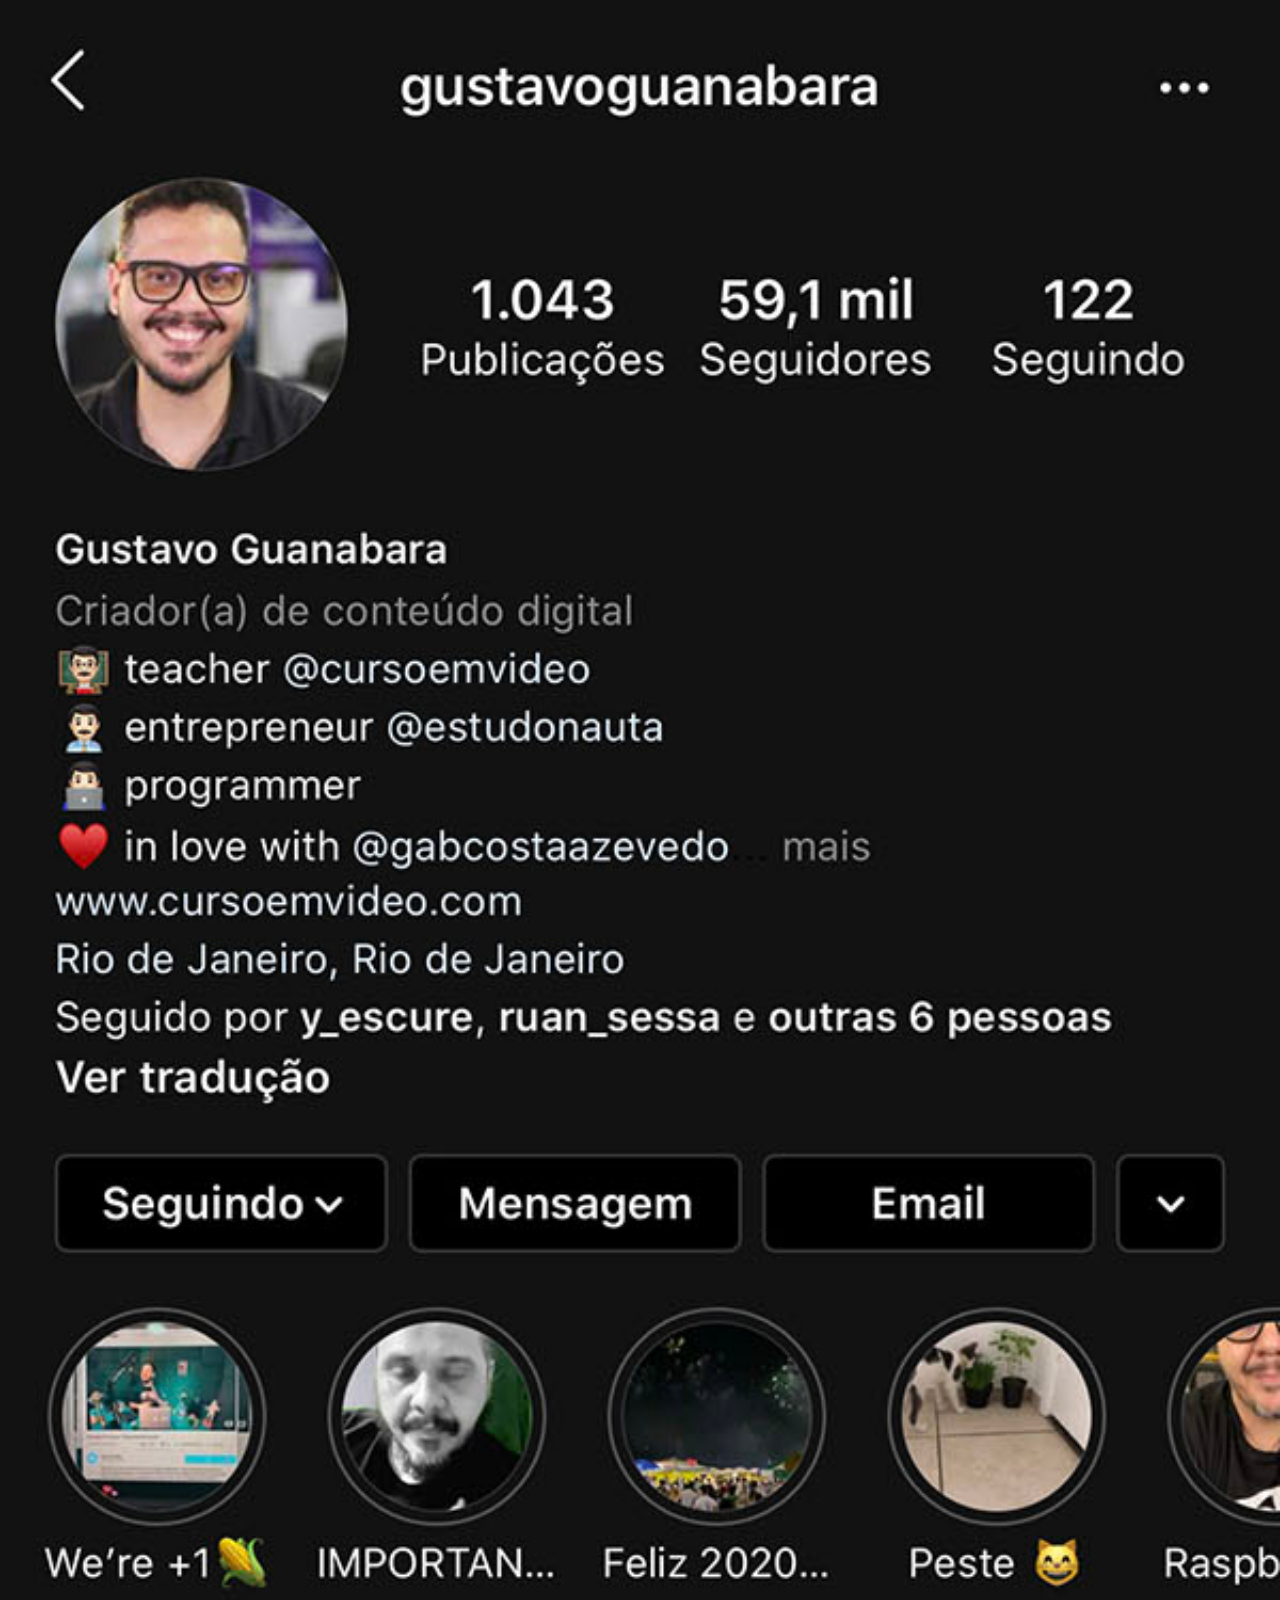
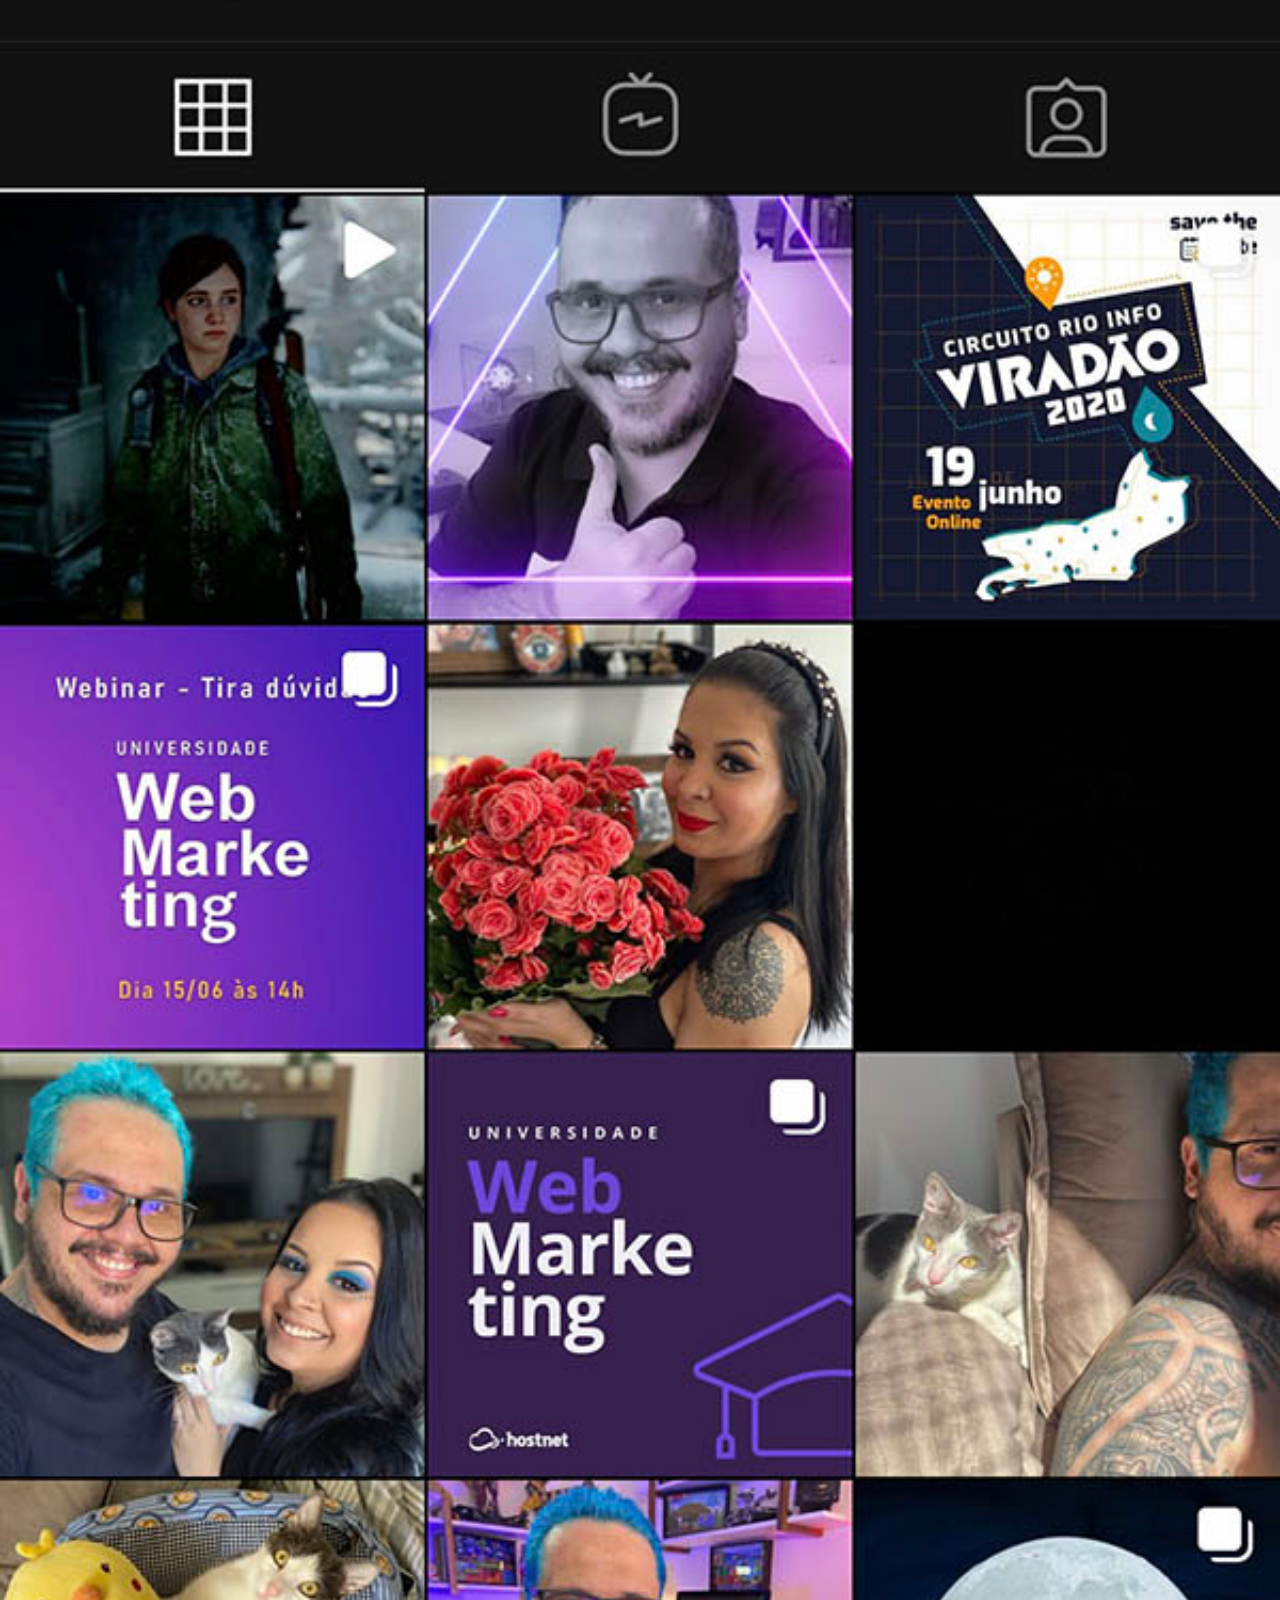
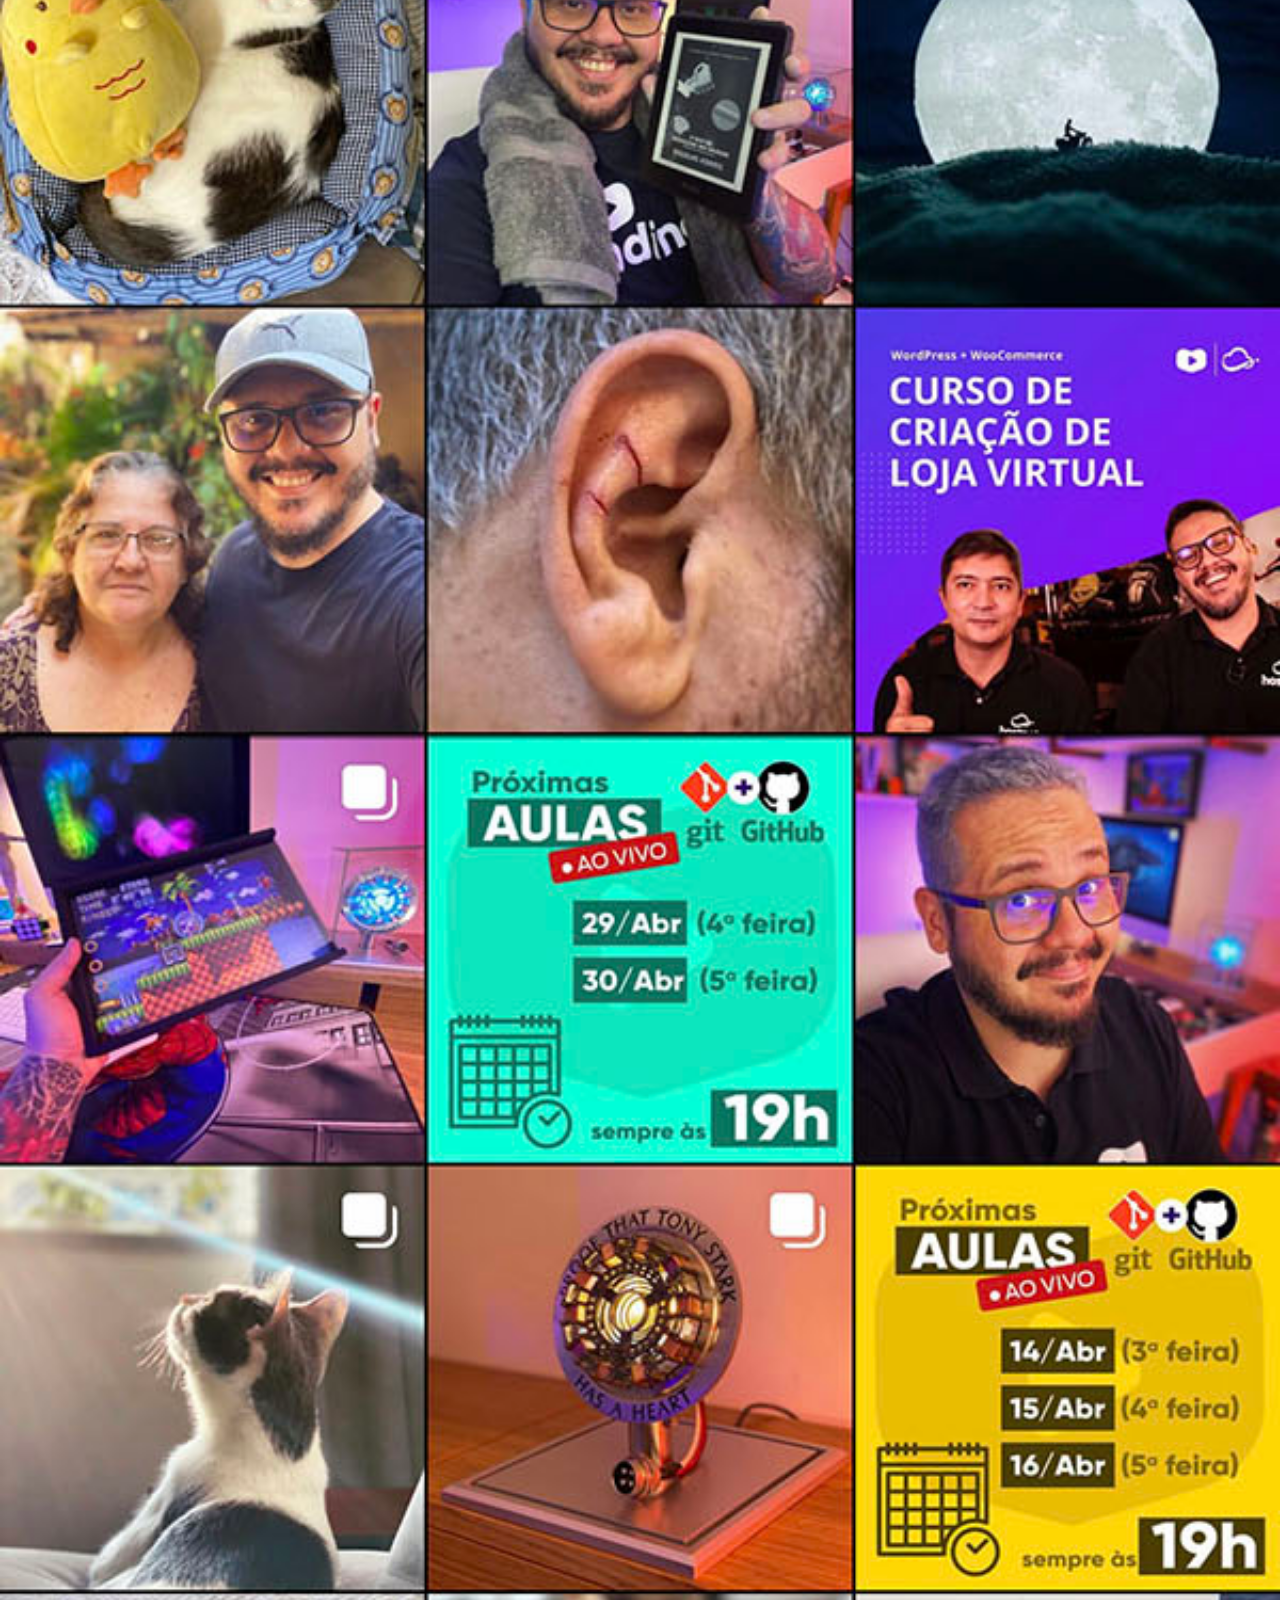
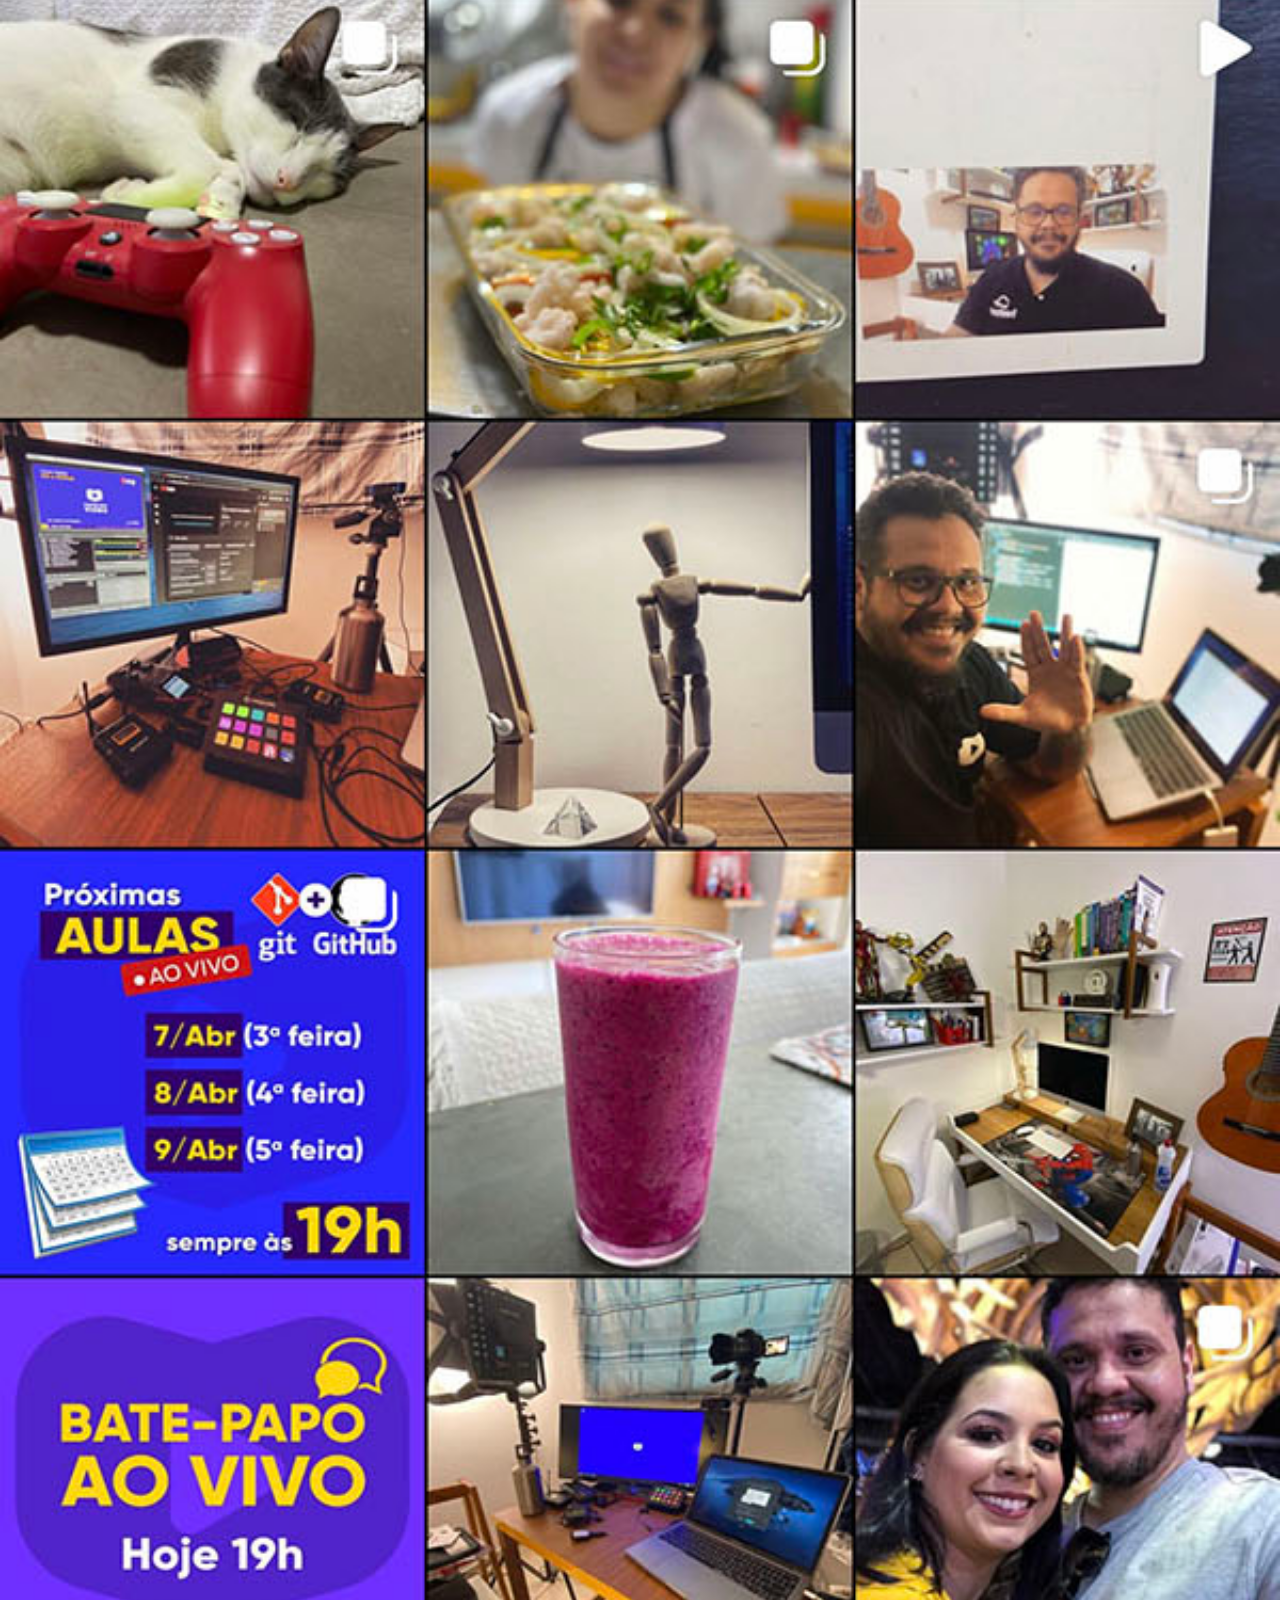
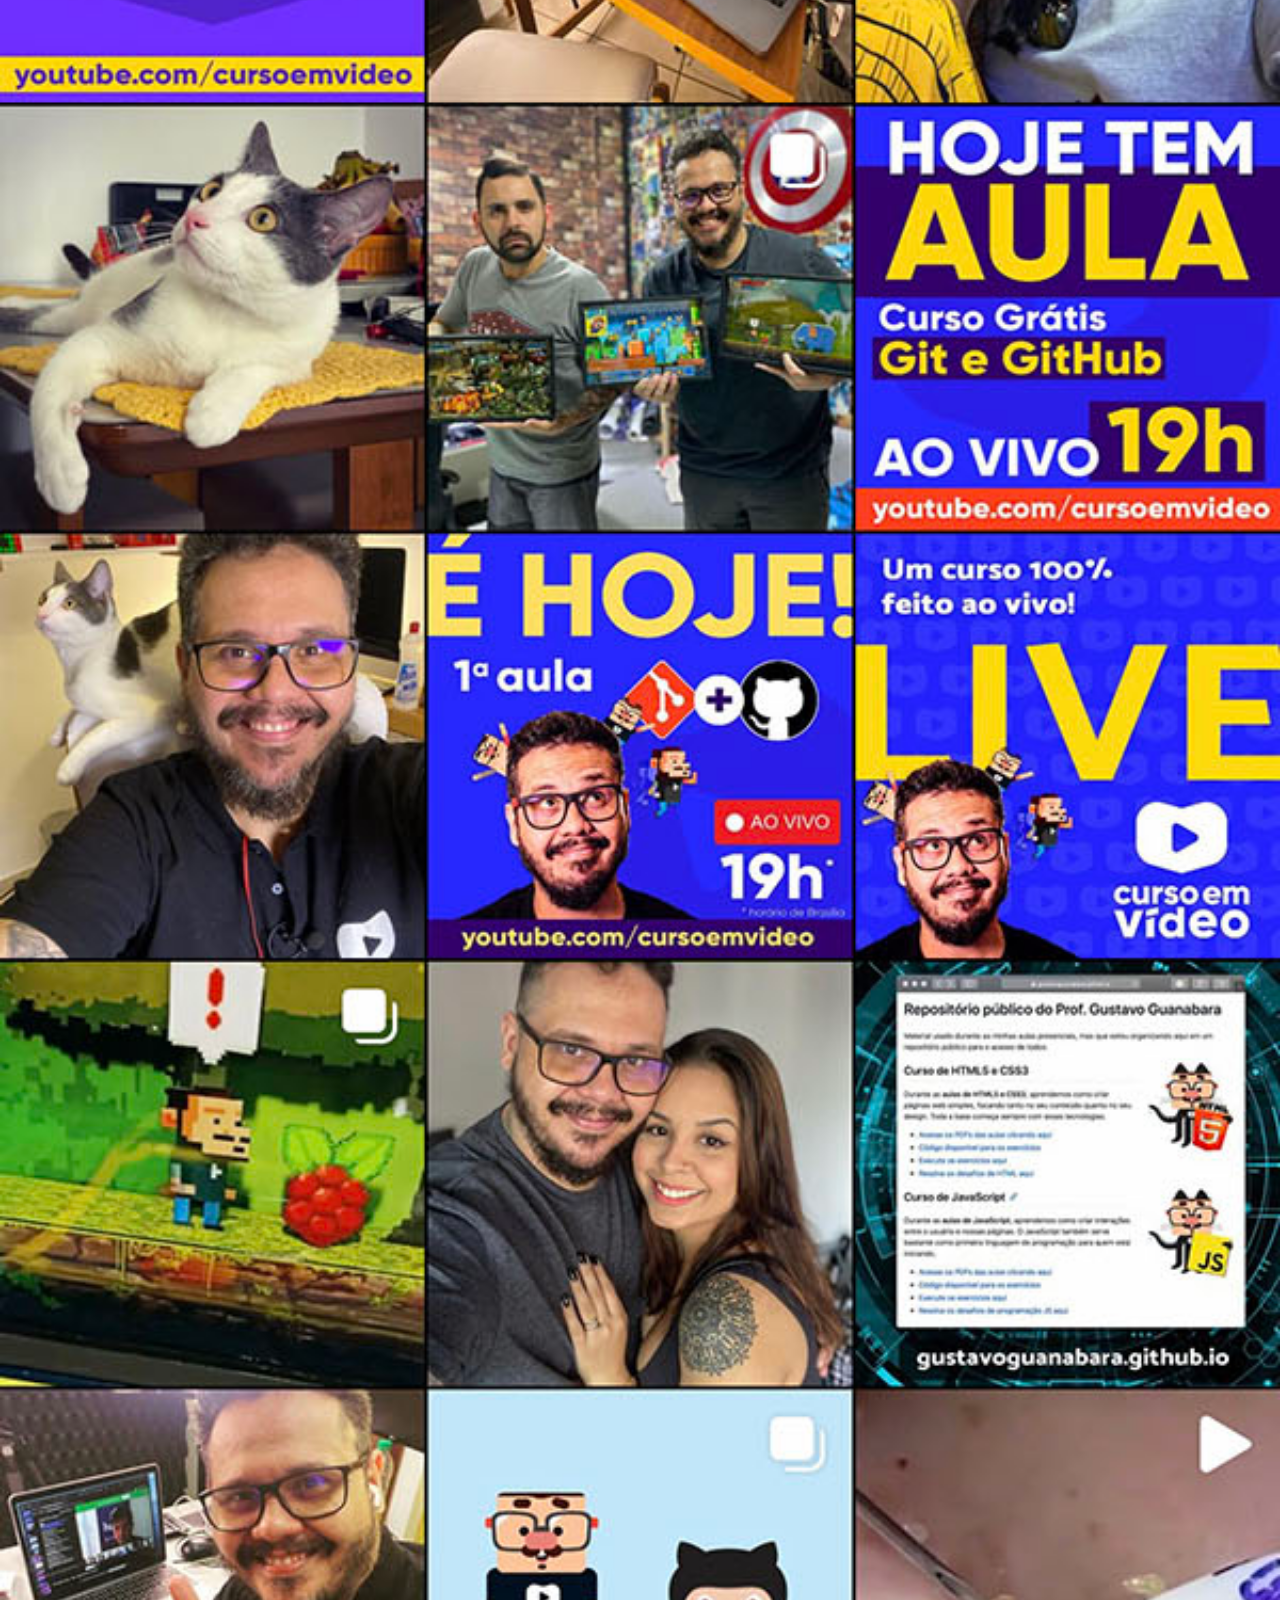
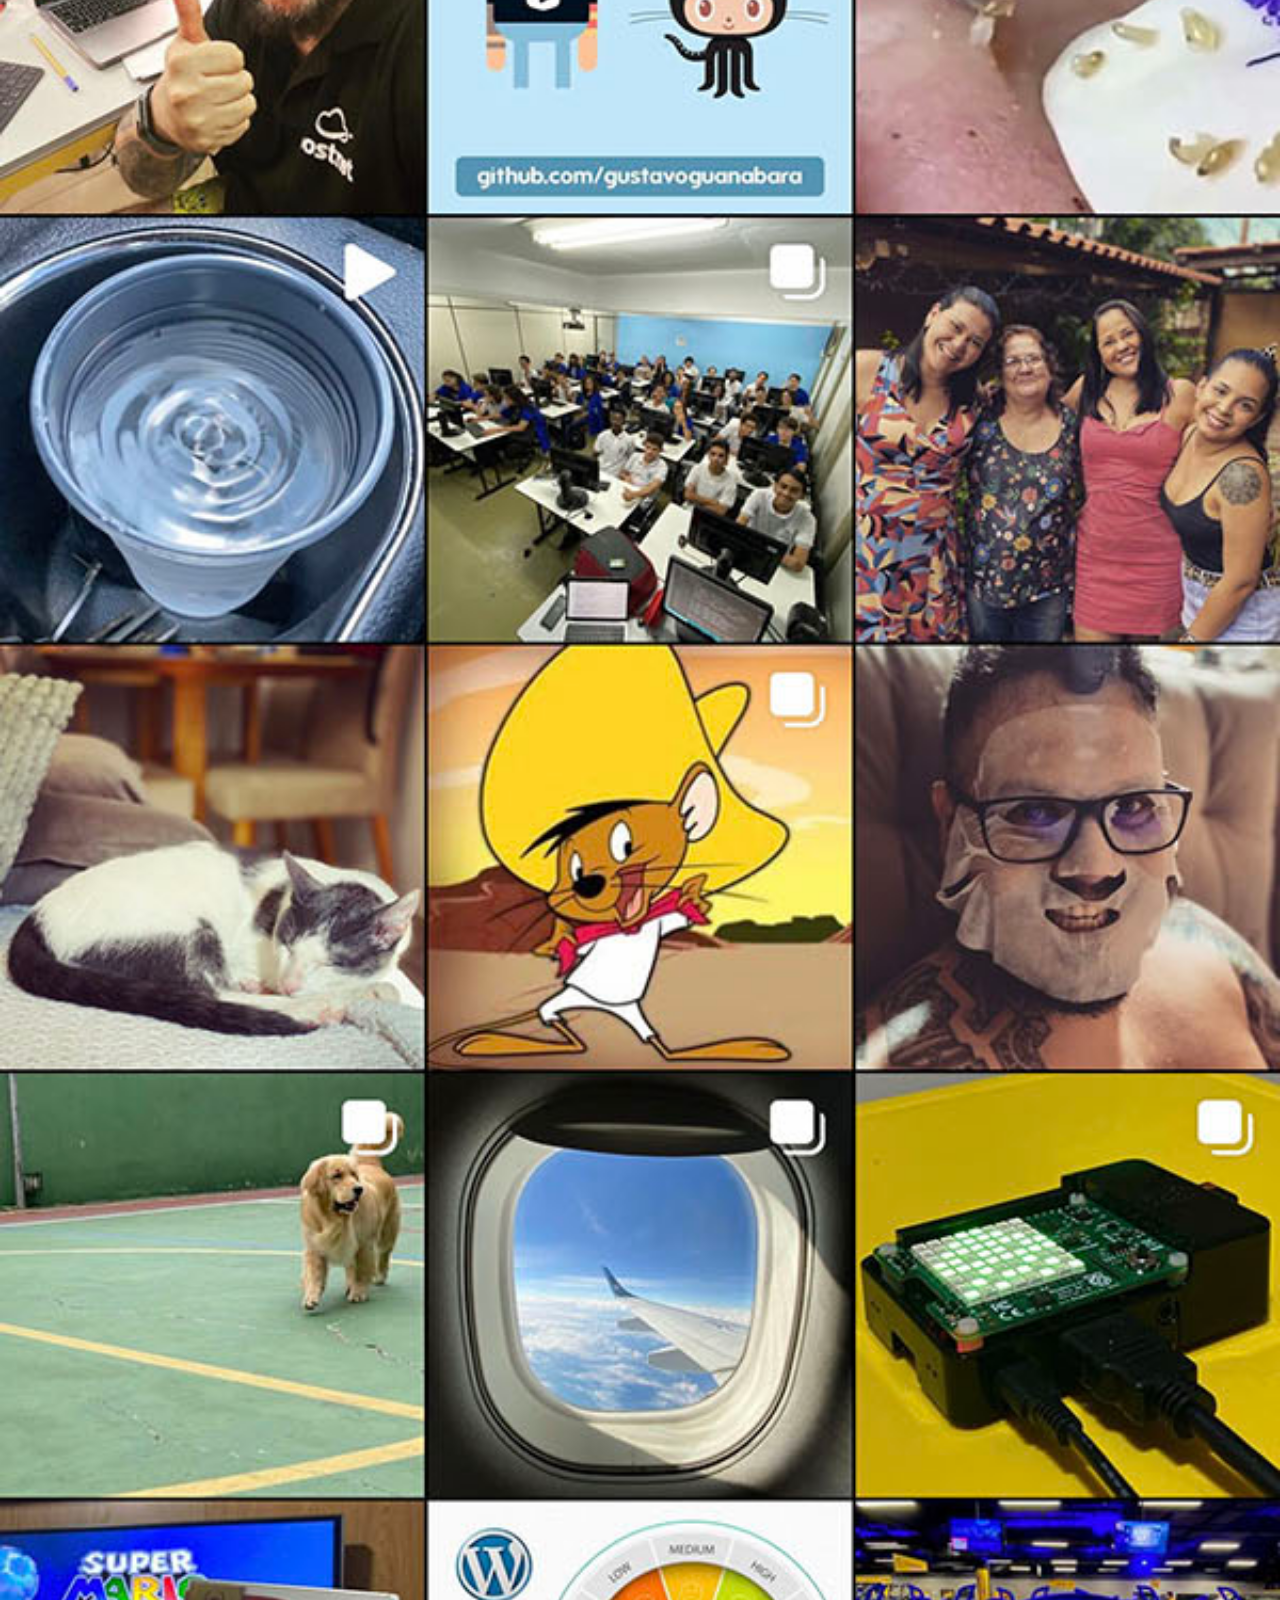
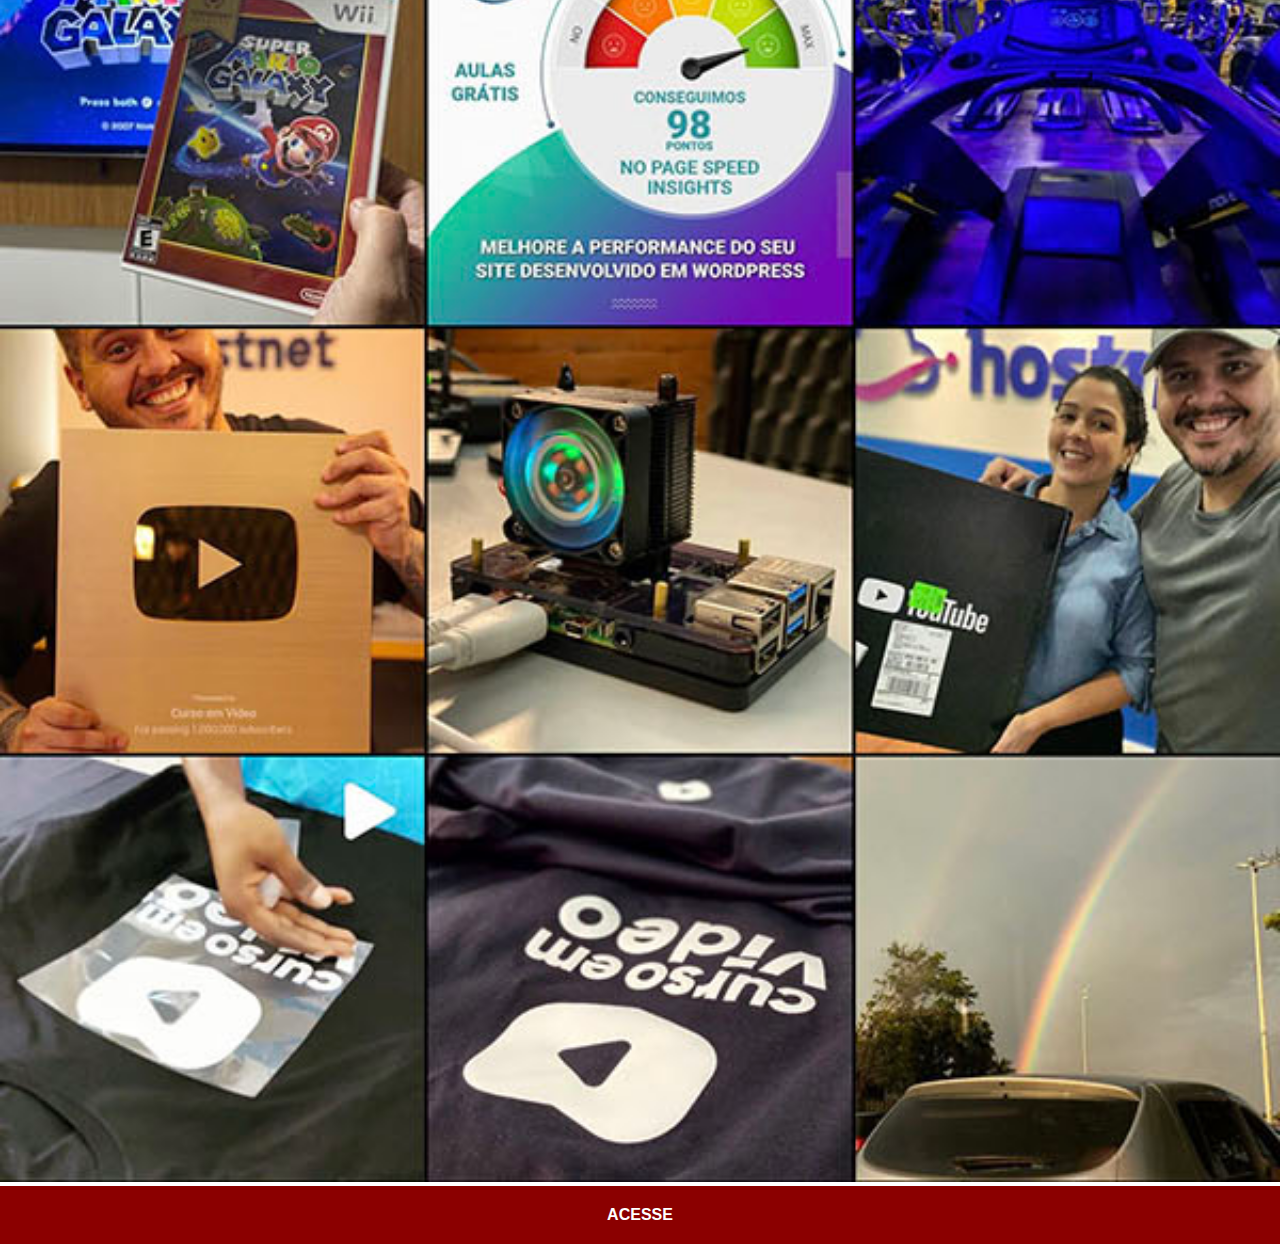
<file: paginas/intagran.html>
<!DOCTYPE html>
<html lang="pt-br">
<head>
    <meta charset="UTF-8">
    <meta http-equiv="X-UA-Compatible" content="IE=edge">
    <meta name="viewport" content="width=device-width, initial-scale=1.0">
    <title>Instagram</title>
    <link rel="stylesheet" href="estilos.css">
</head>
<body>
    <img src="../imagens/tela-instagram.jpg" alt="instagram">
    <a href="http://www.instagram.com/gustavoguanabra/" target="_blank" rel="noopener noreferrer">ACESSE</a>
    
</body>
</html>
</file>
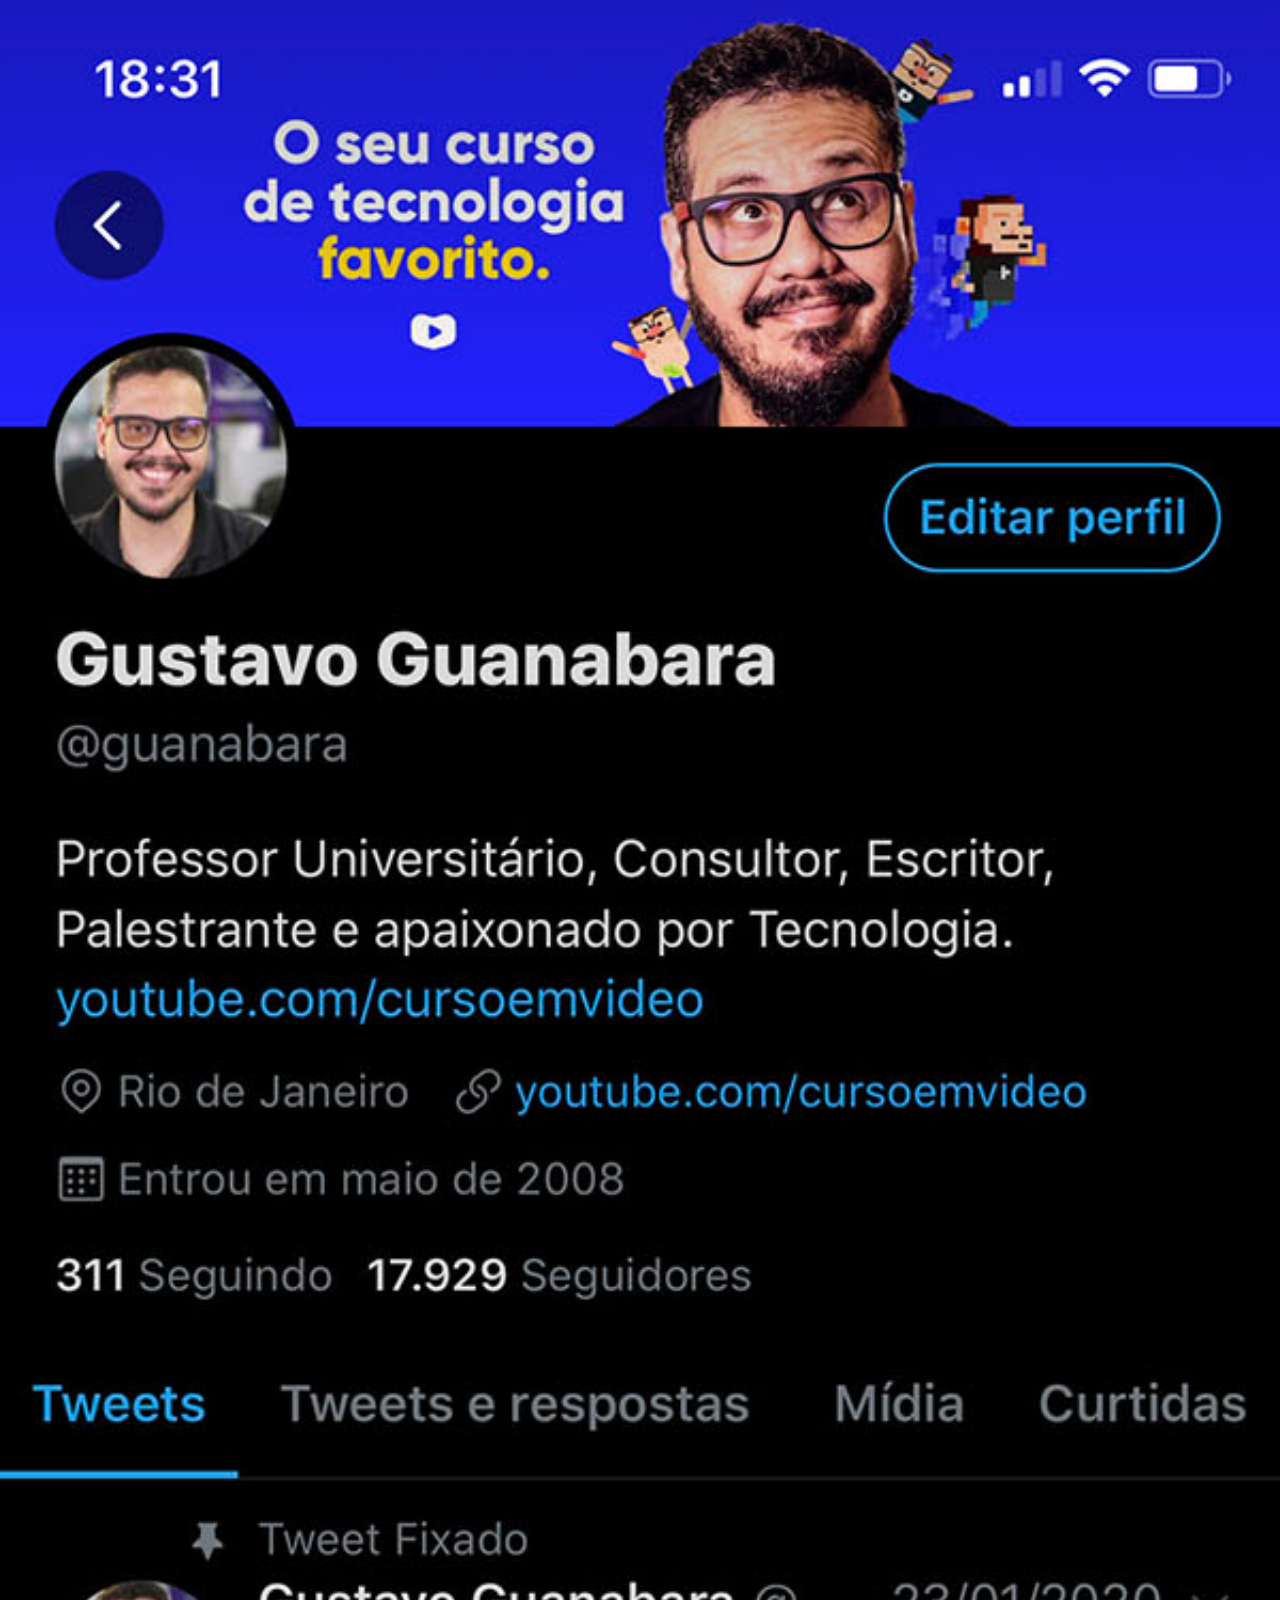
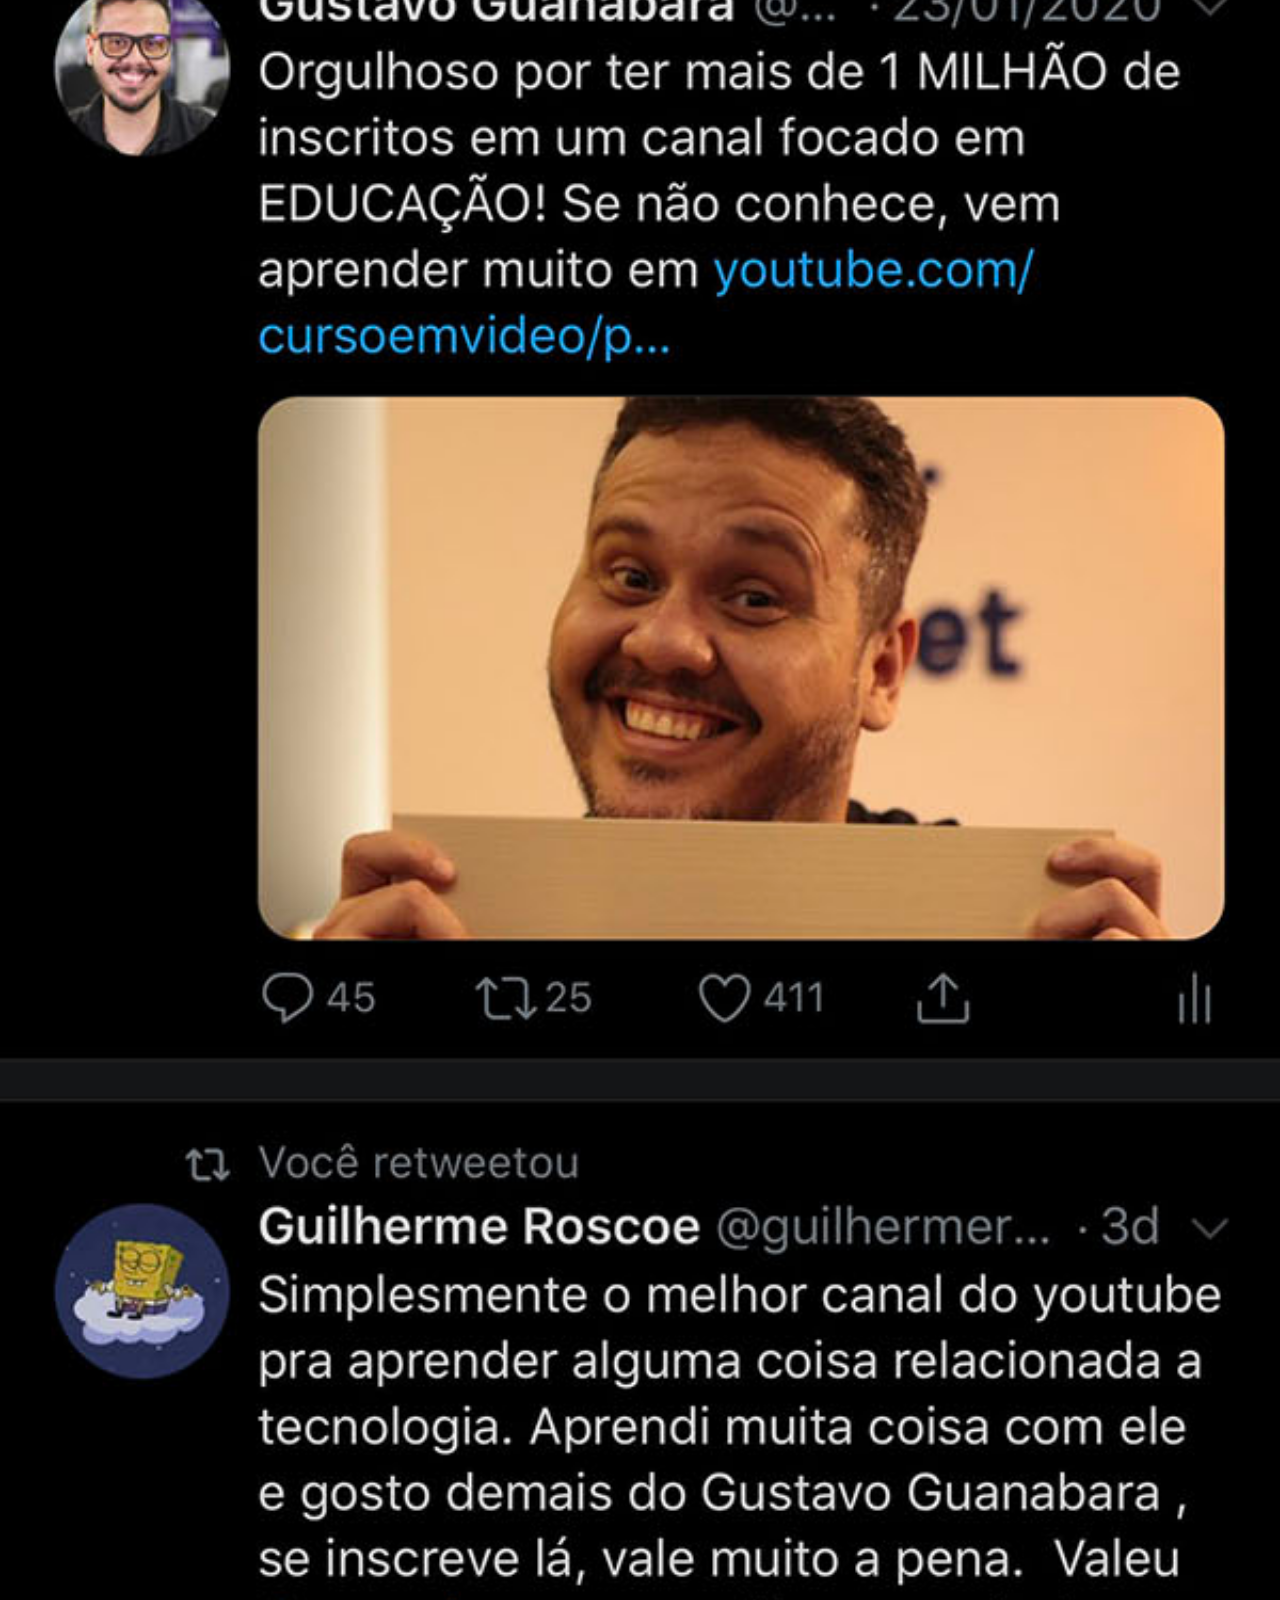
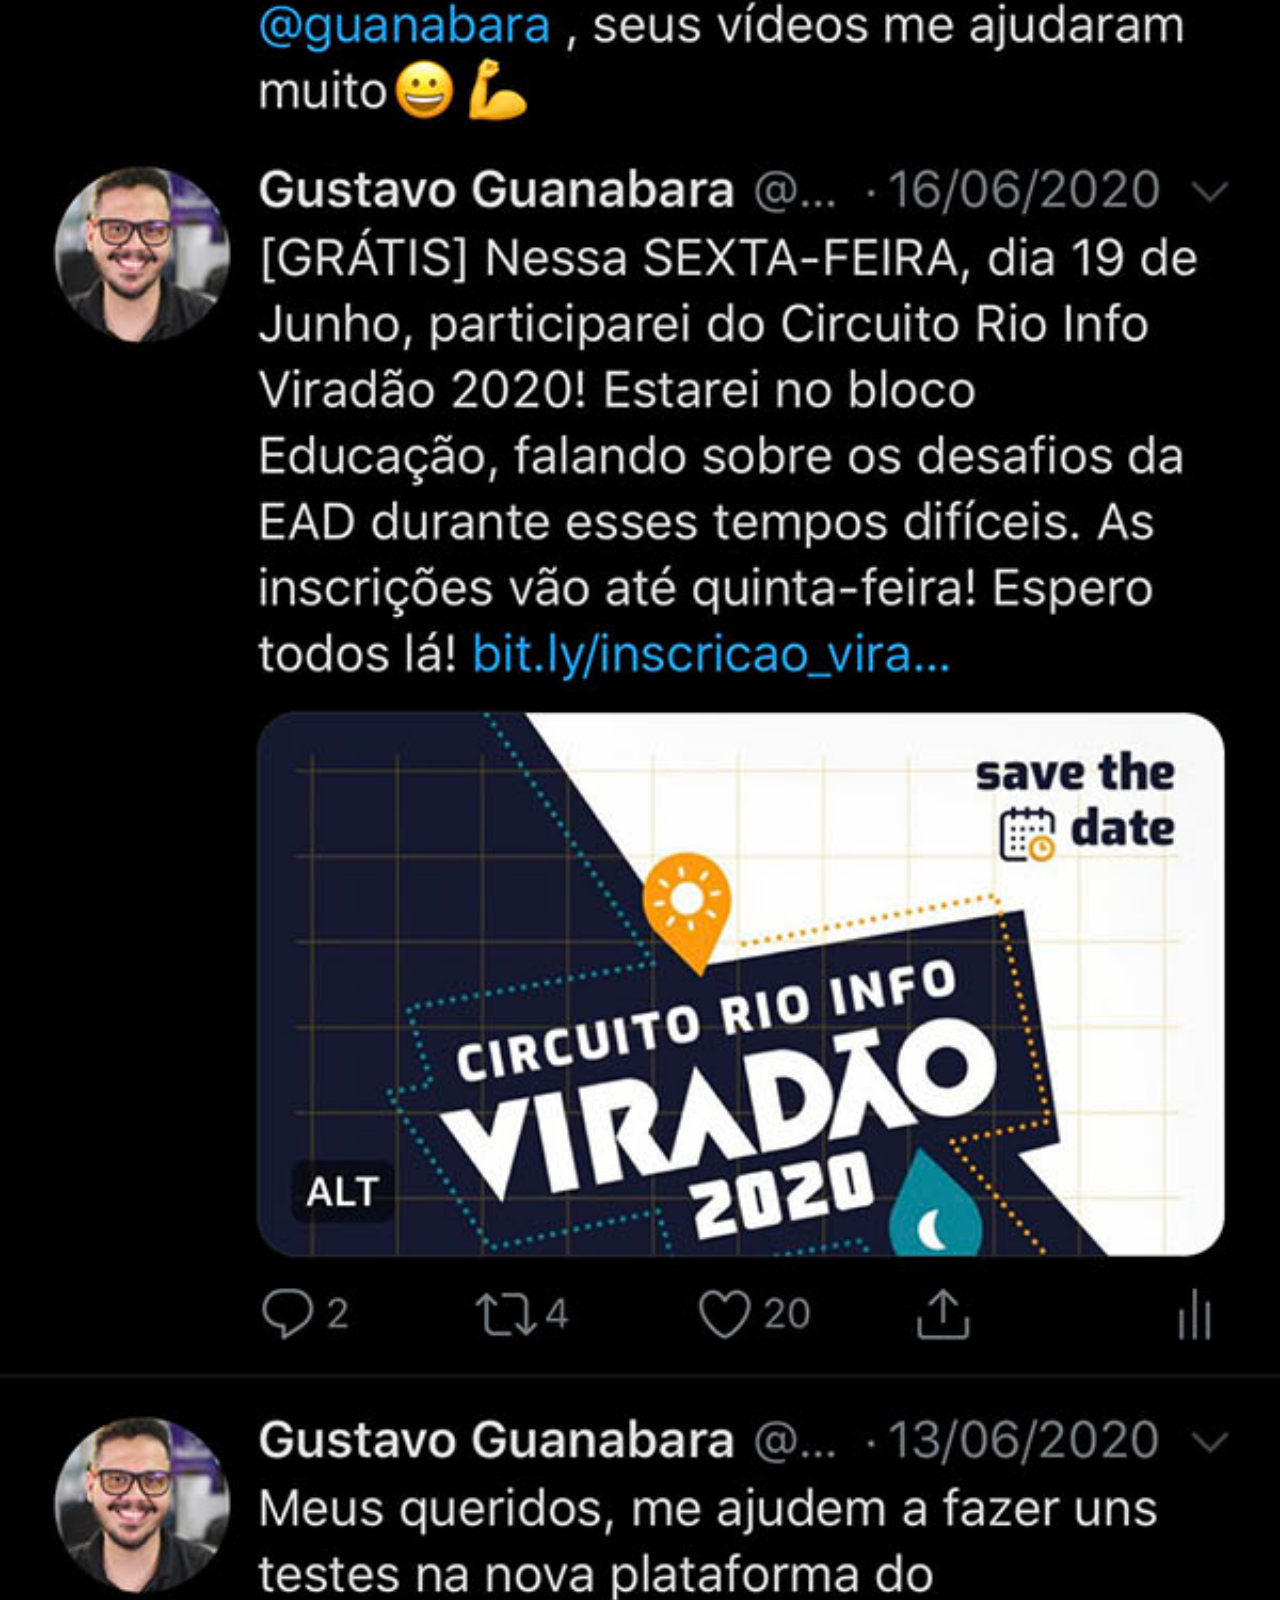
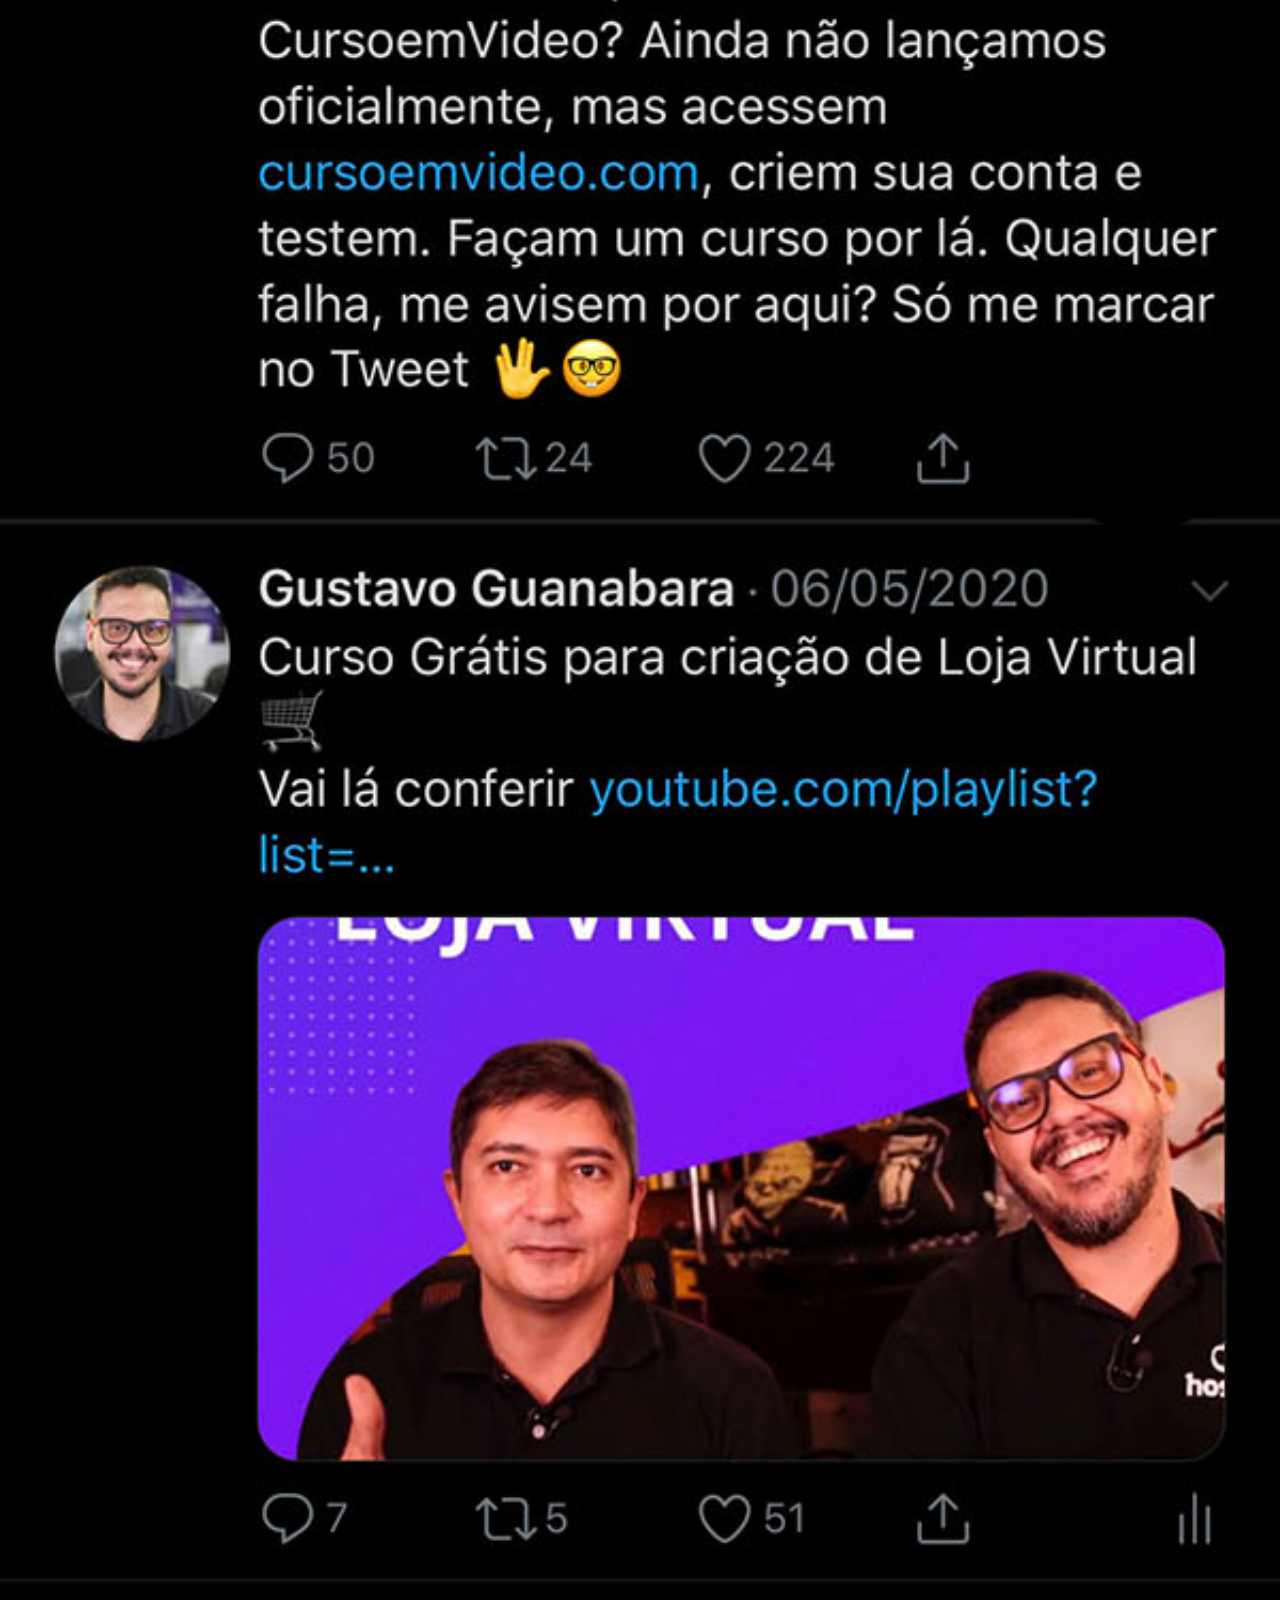
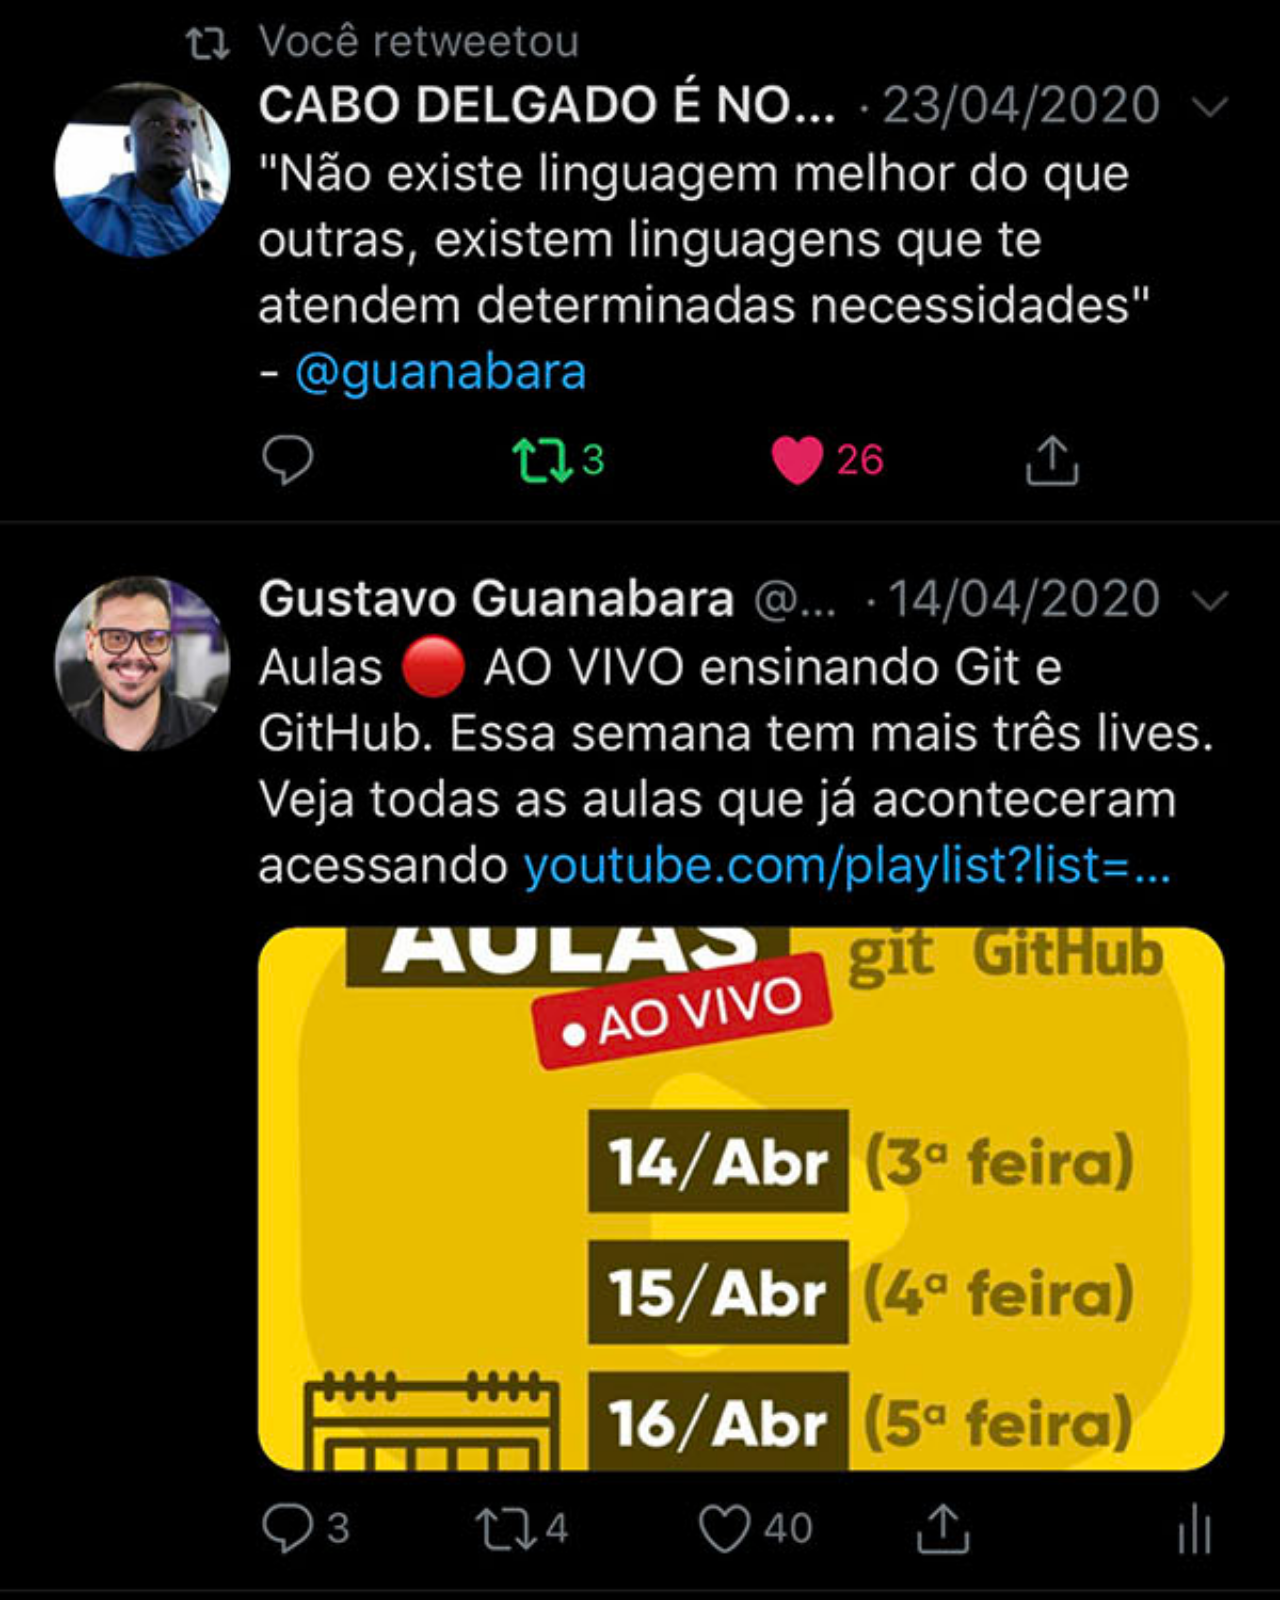
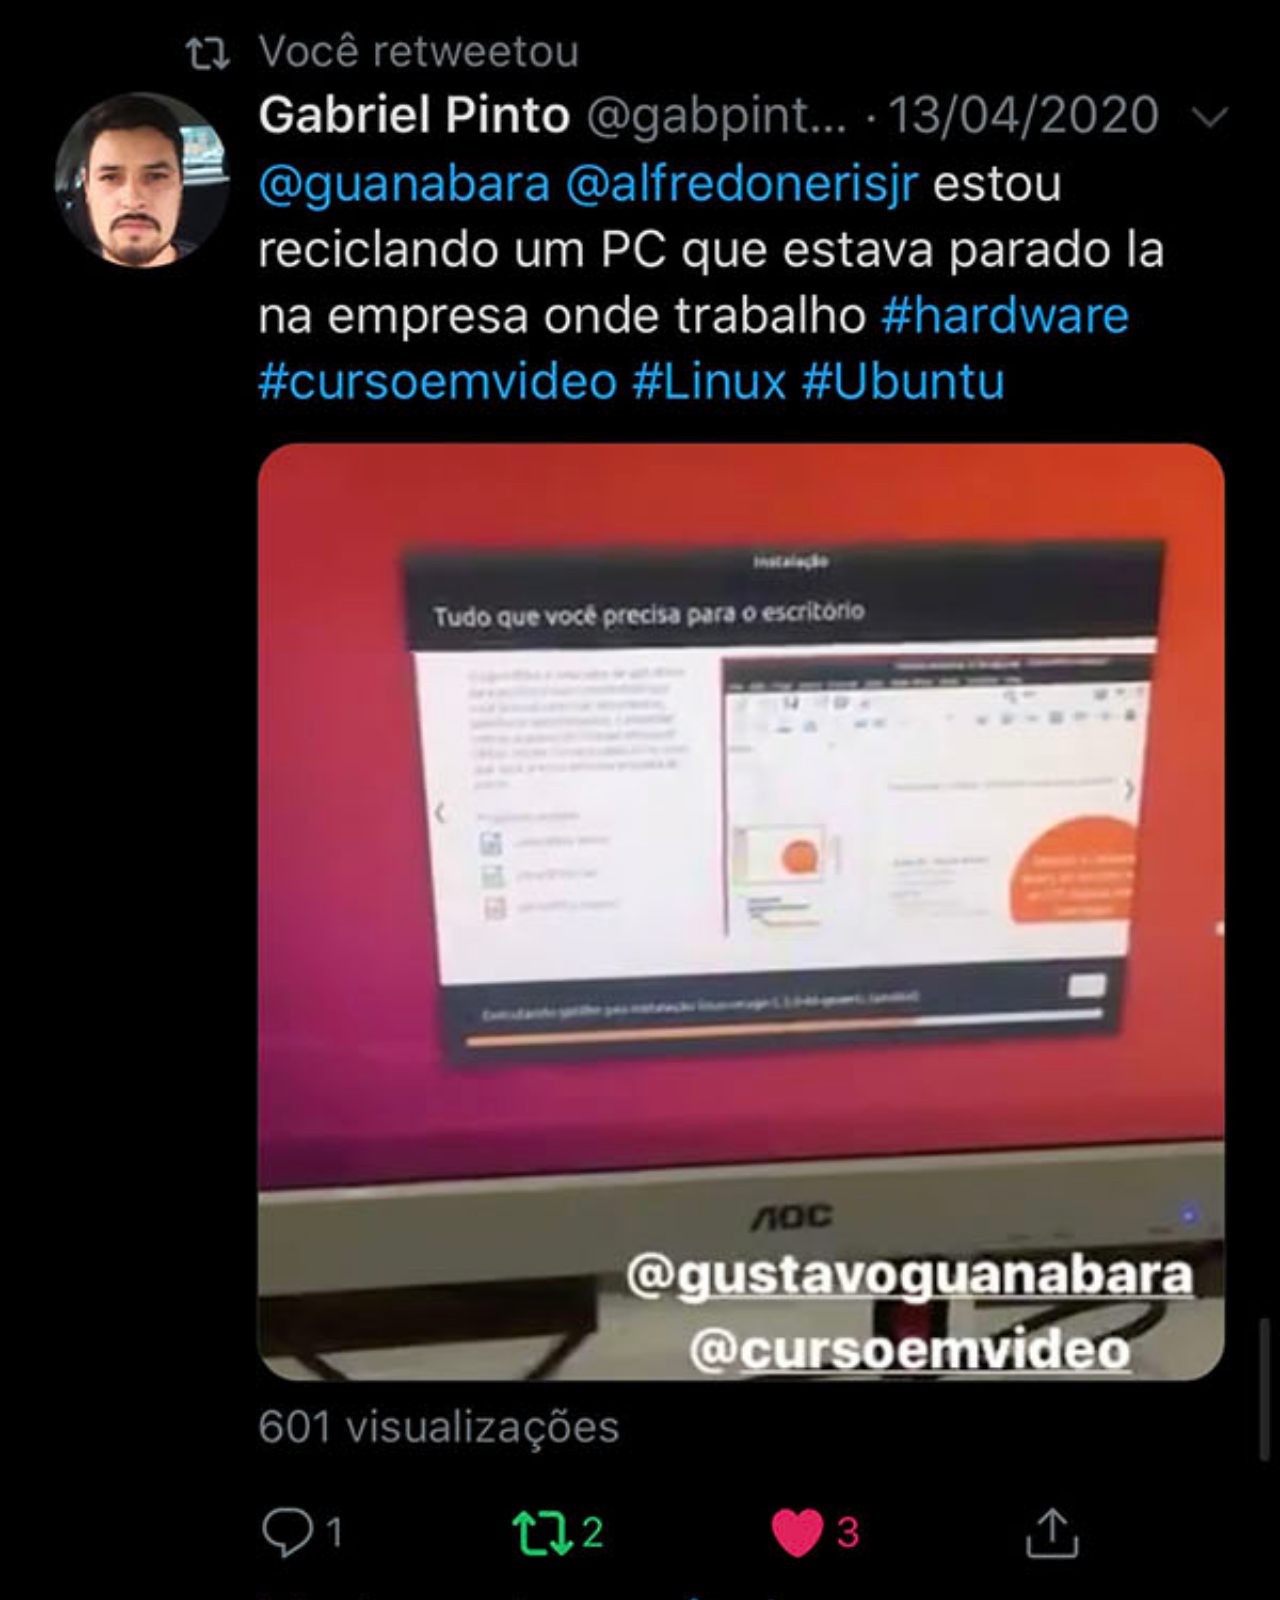
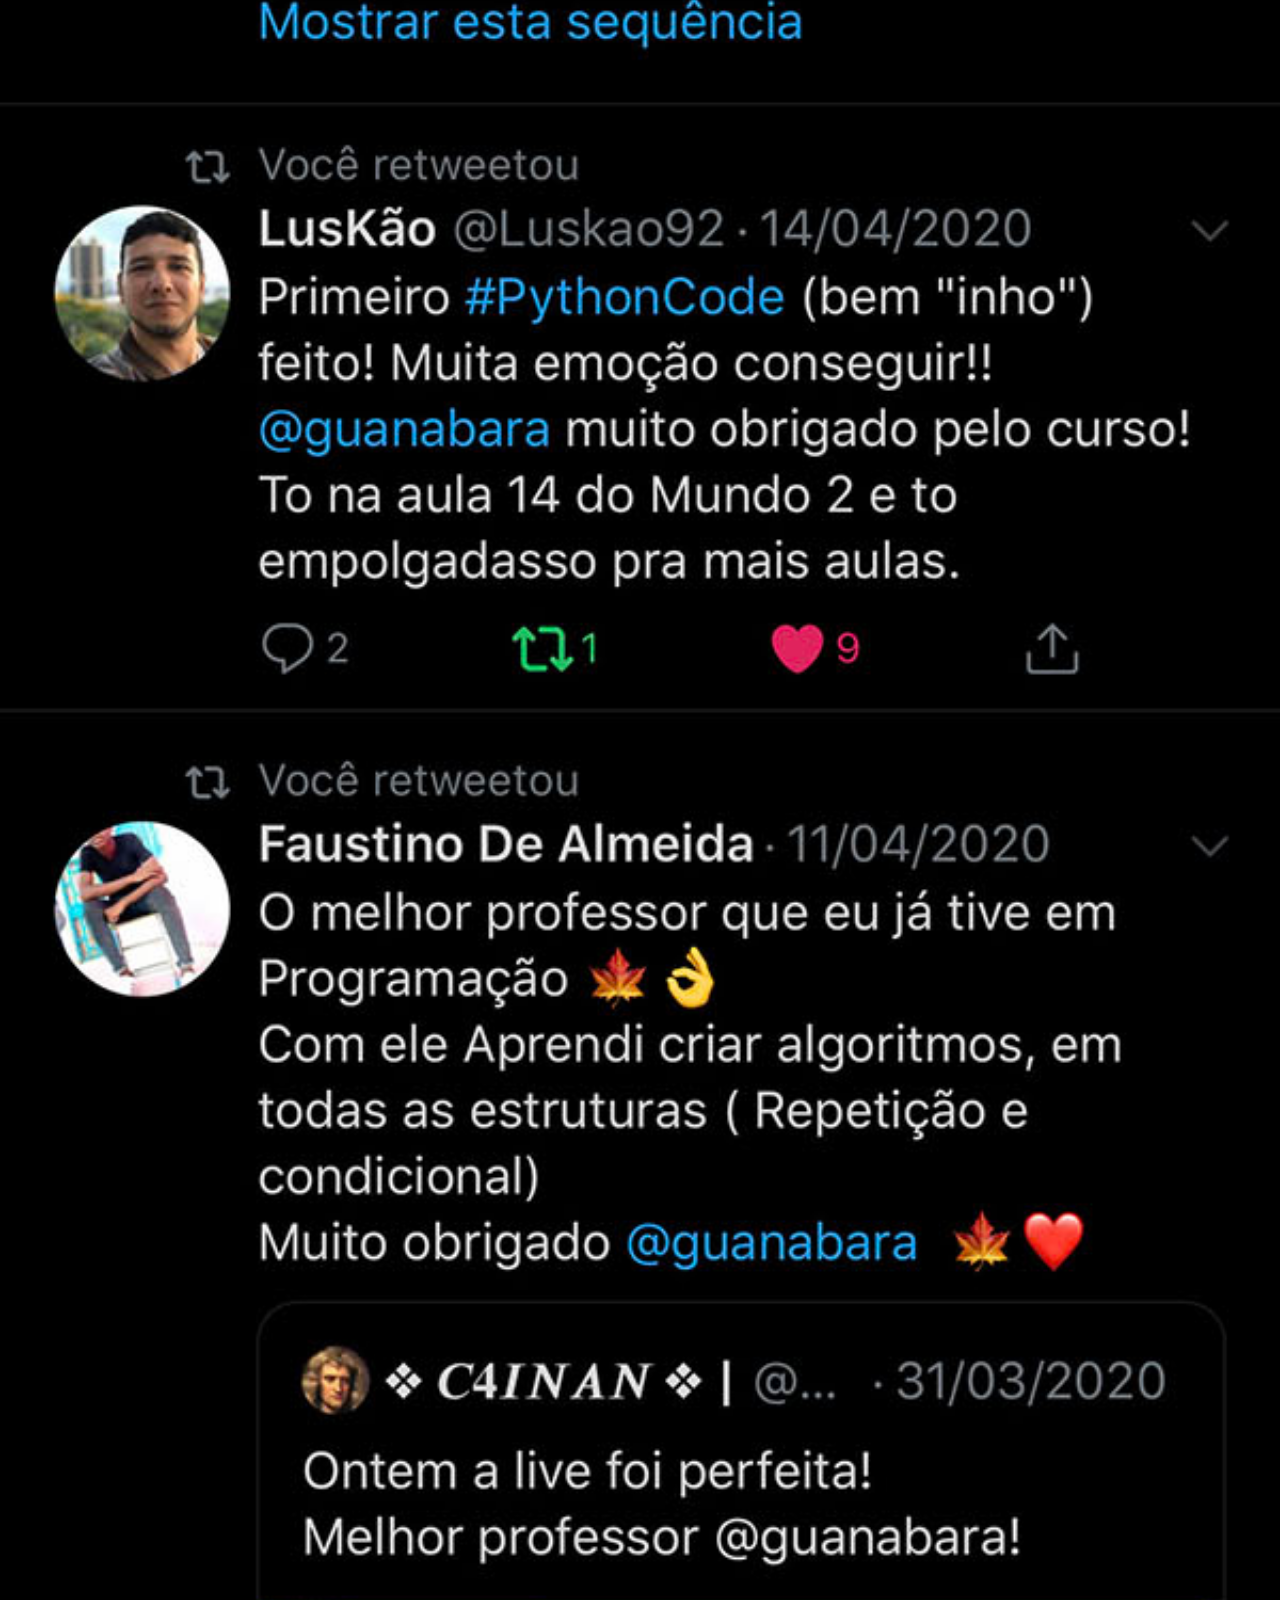
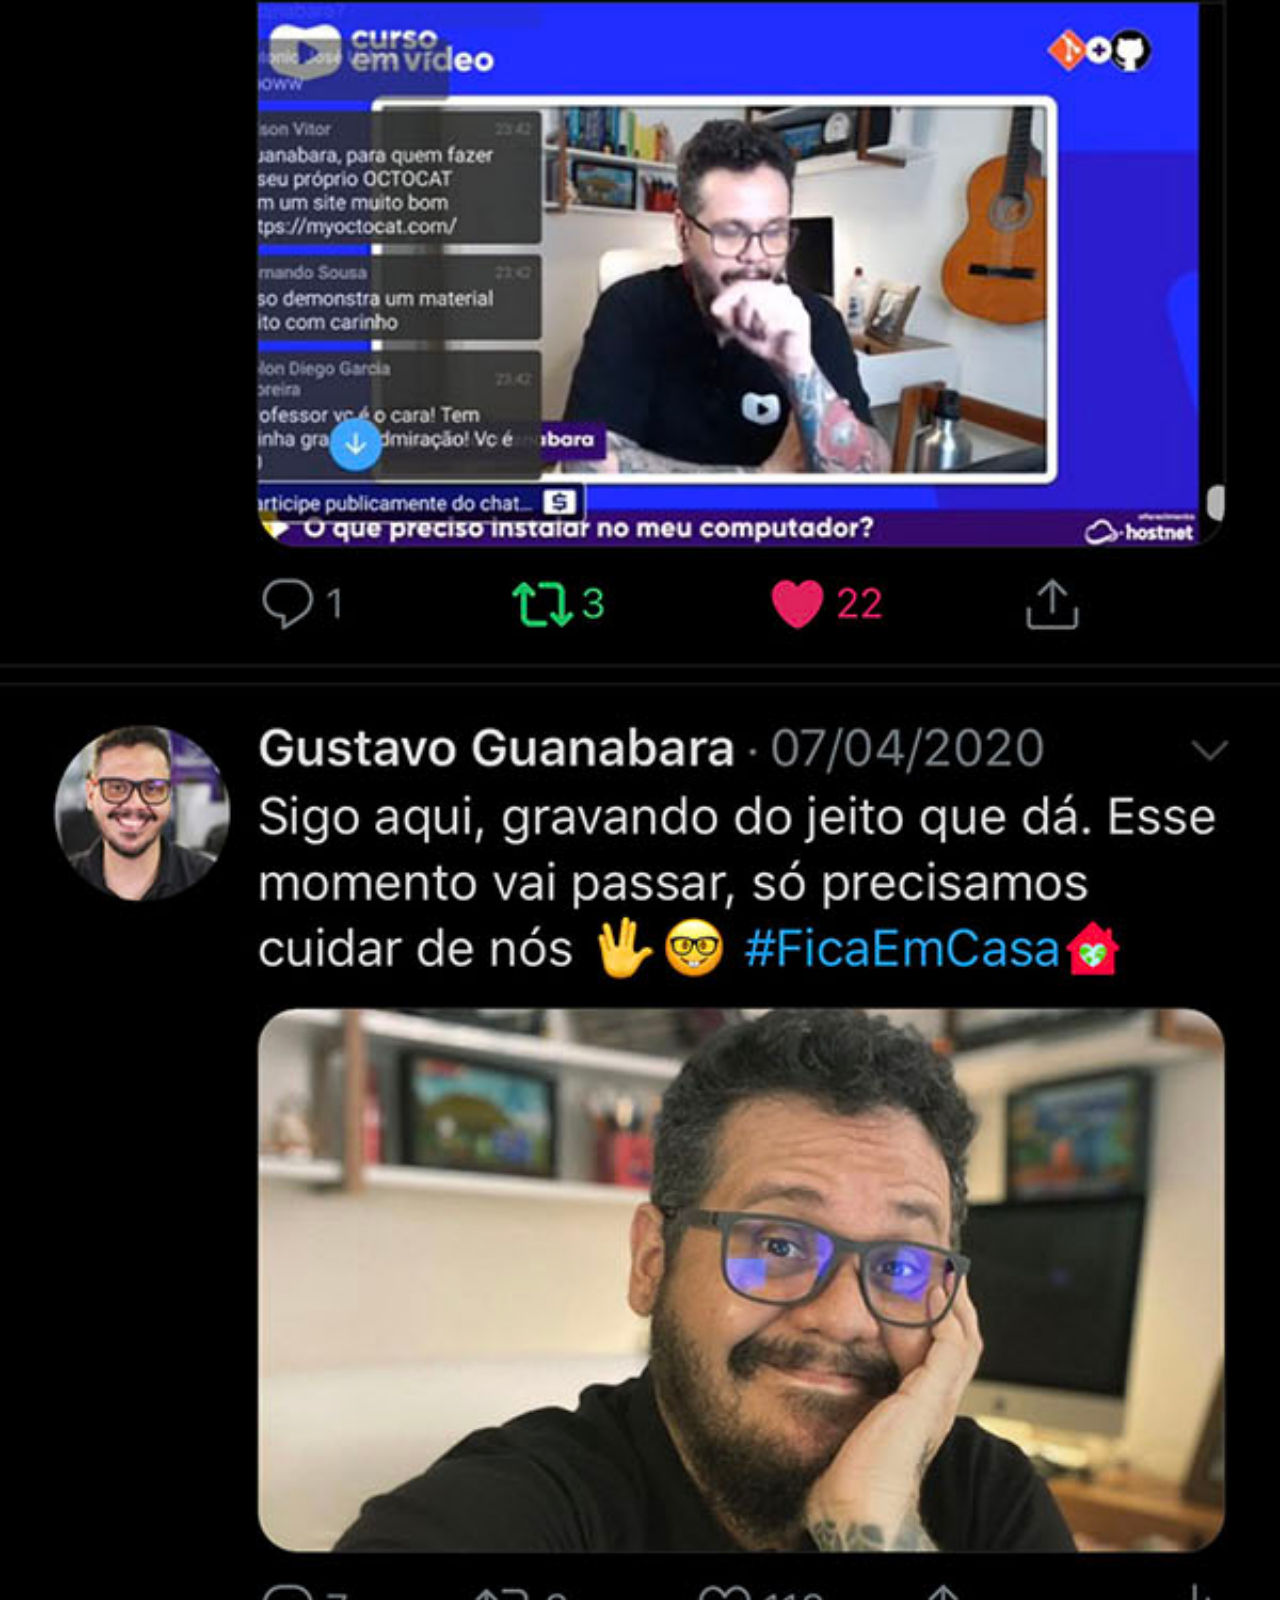
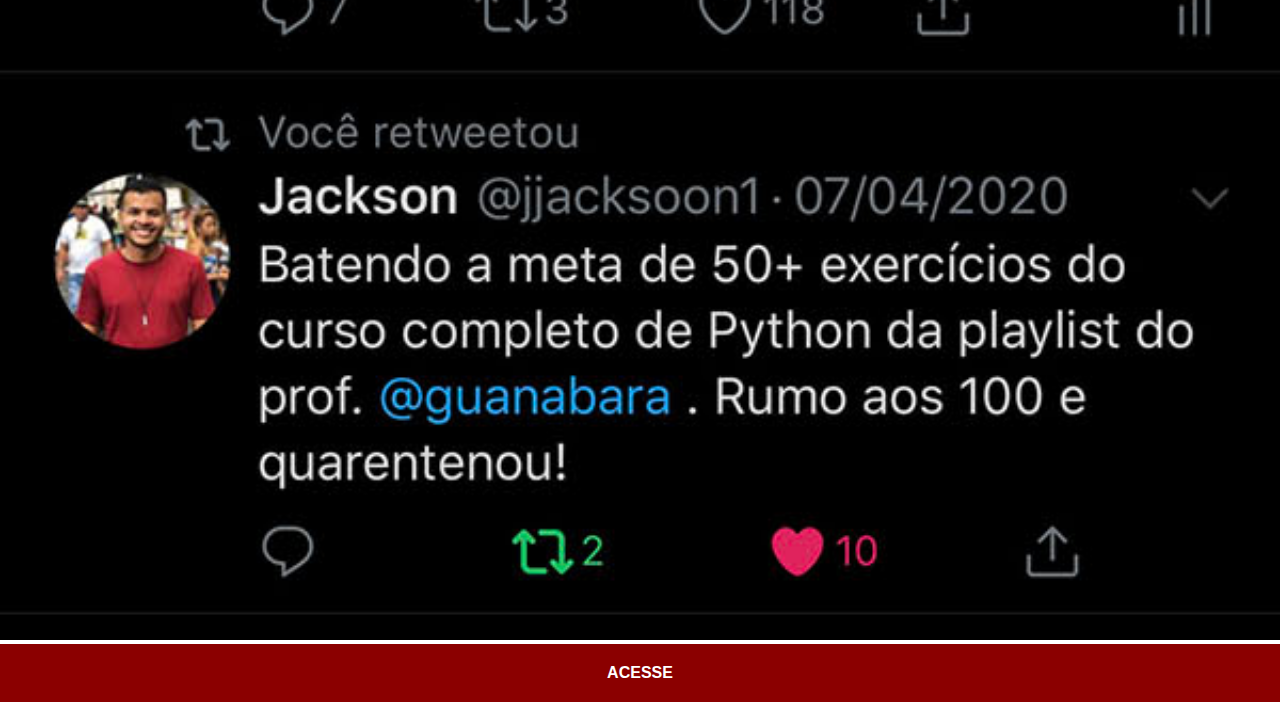
<file: paginas/twitter.html>
<!DOCTYPE html>
<html lang="pt-br">
<head>
    <meta charset="UTF-8">
    <meta http-equiv="X-UA-Compatible" content="IE=edge">
    <meta name="viewport" content="width=device-width, initial-scale=1.0">
    <title>Twitter</title>
    <link rel="stylesheet" href="estilos.css">
</head>
<body>
    <img src="../imagens/tela-twitter.jpg" alt="GitHub">
    <a href="https://github.com/gustavoguanabara/">ACESSE</a>
    
</body>
</html>
</file>
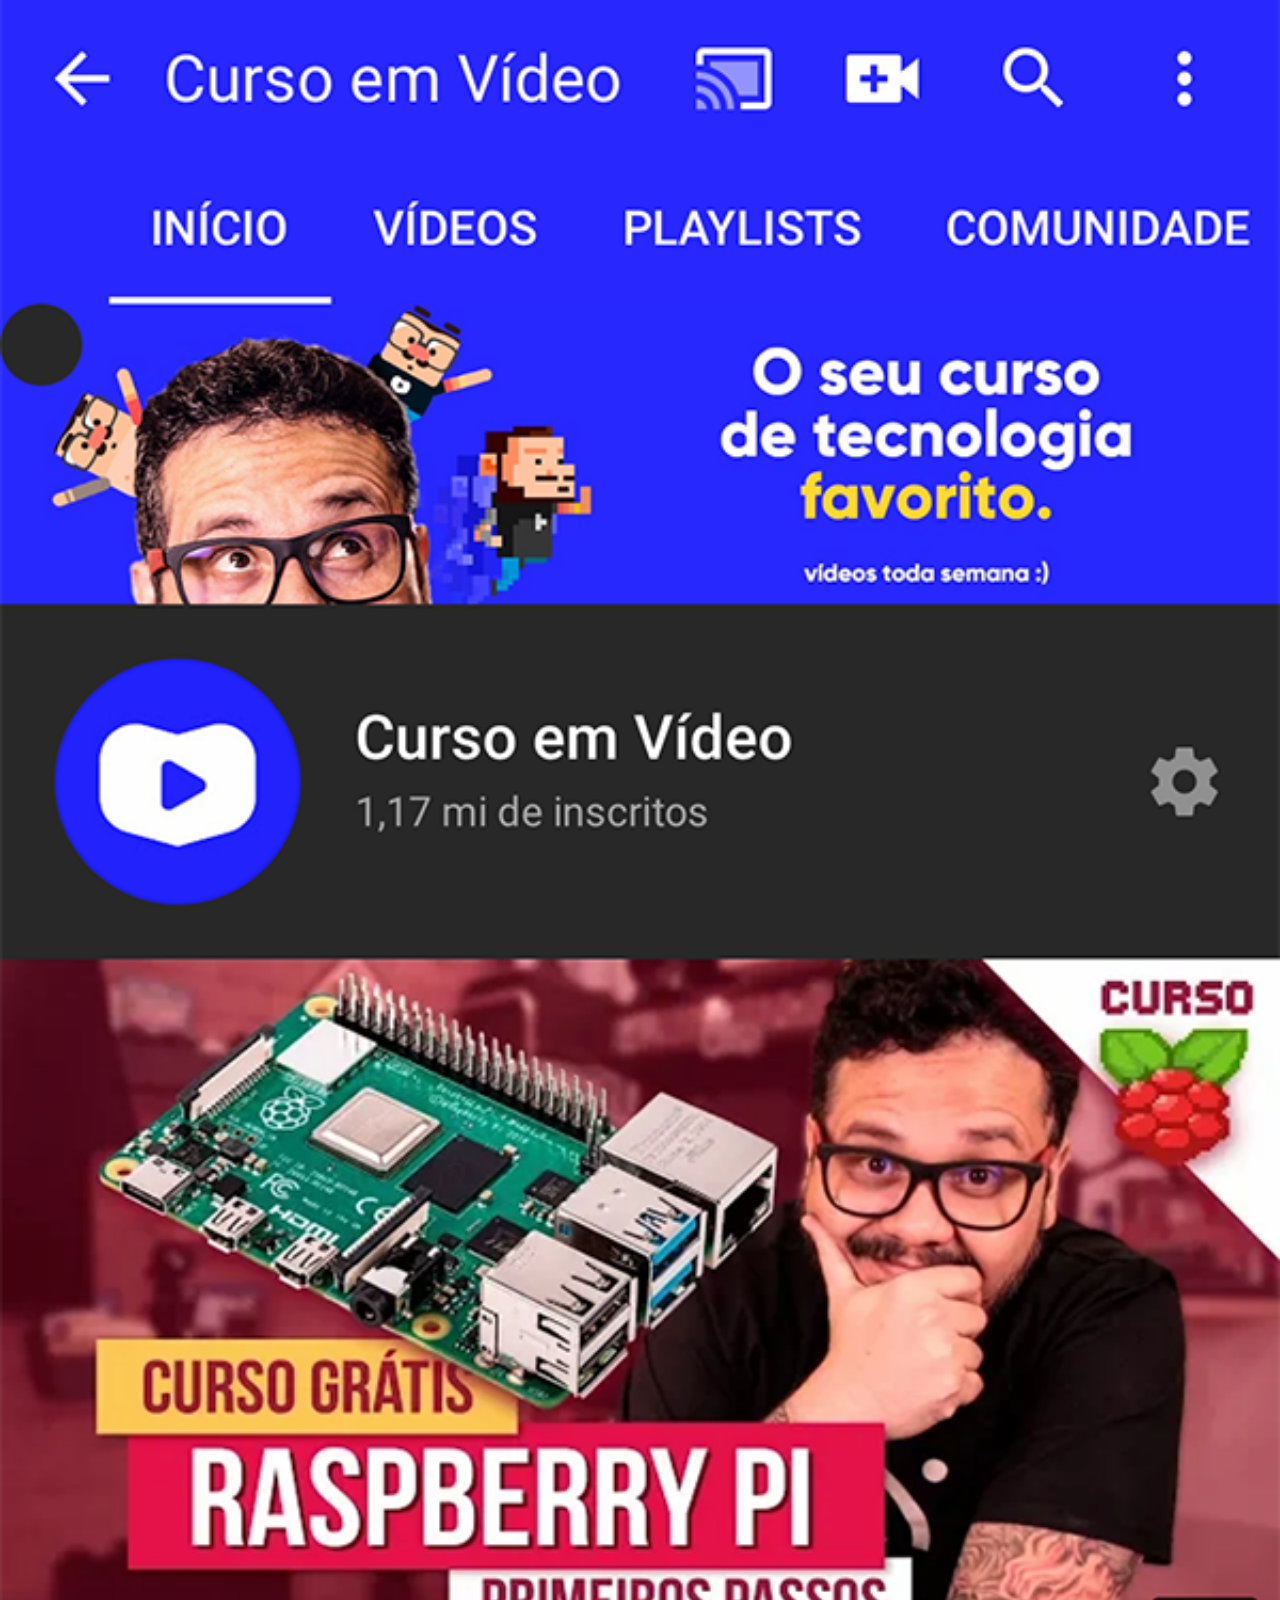
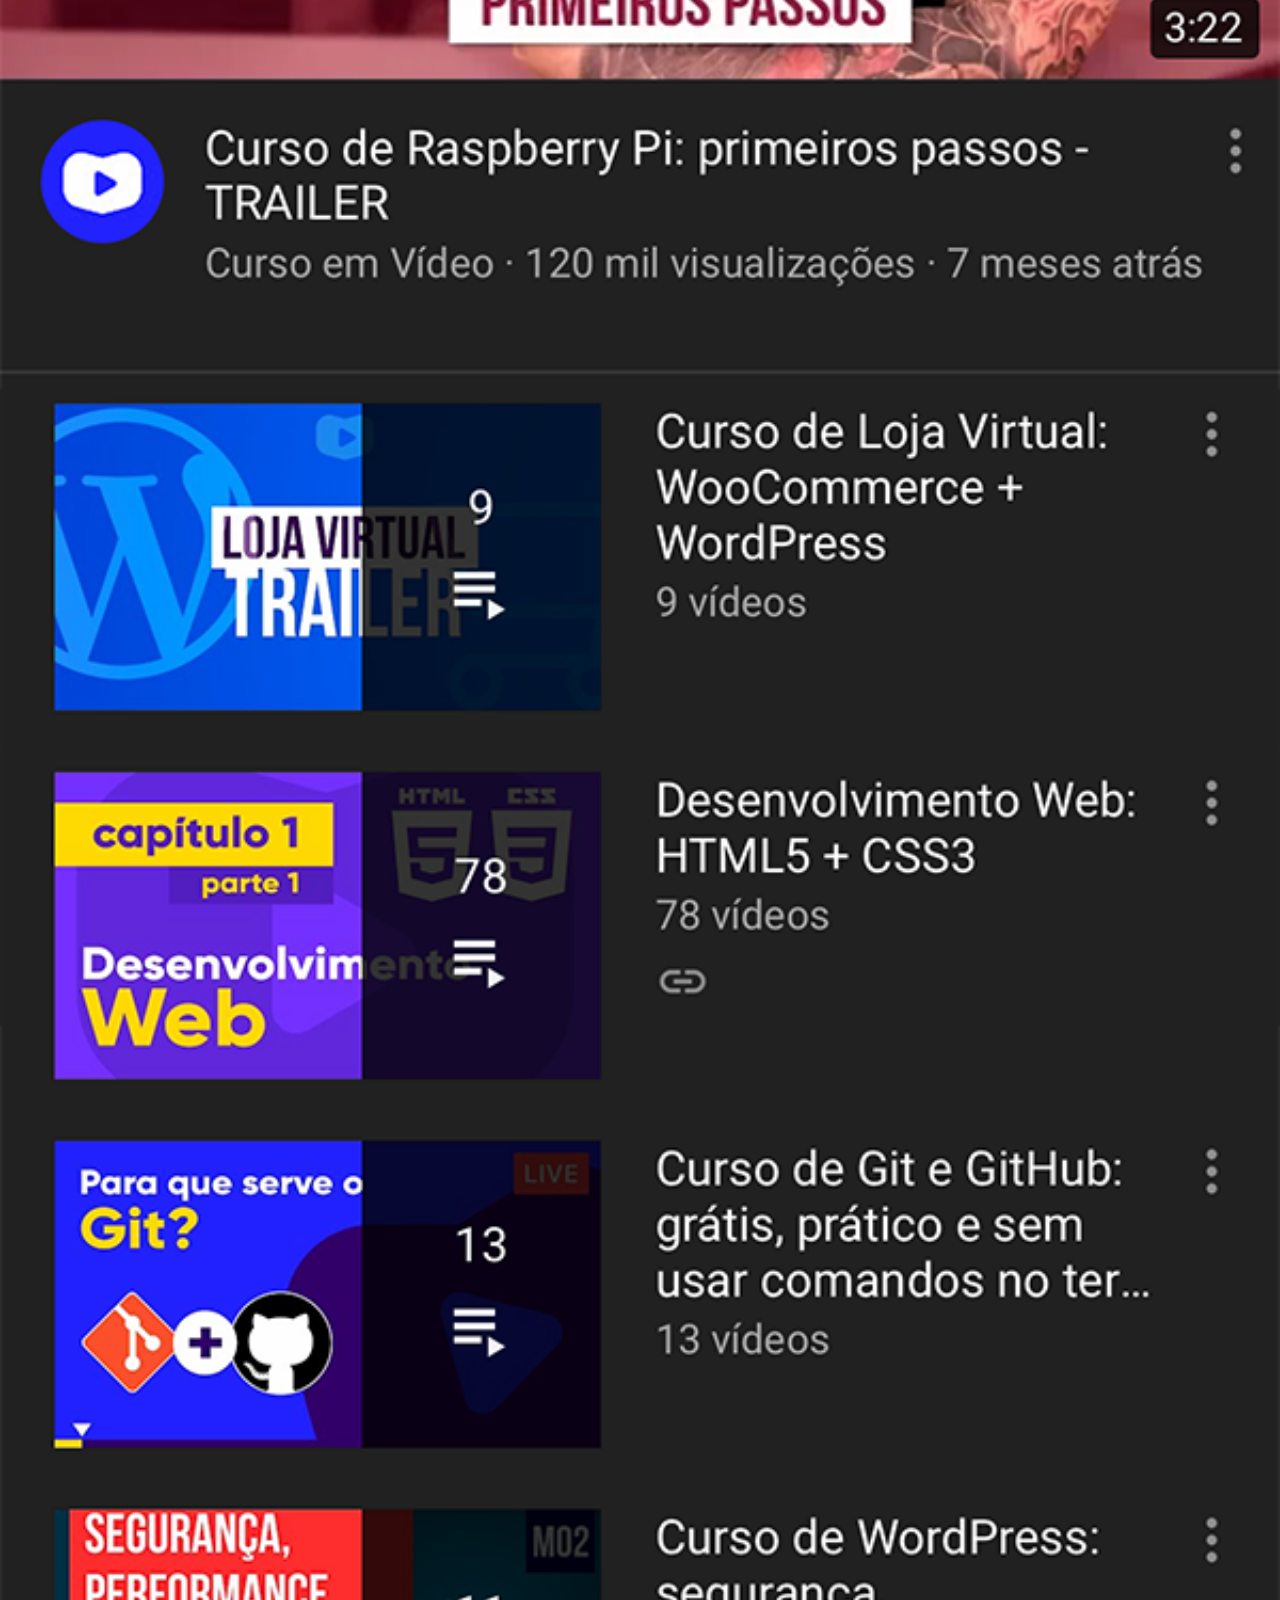
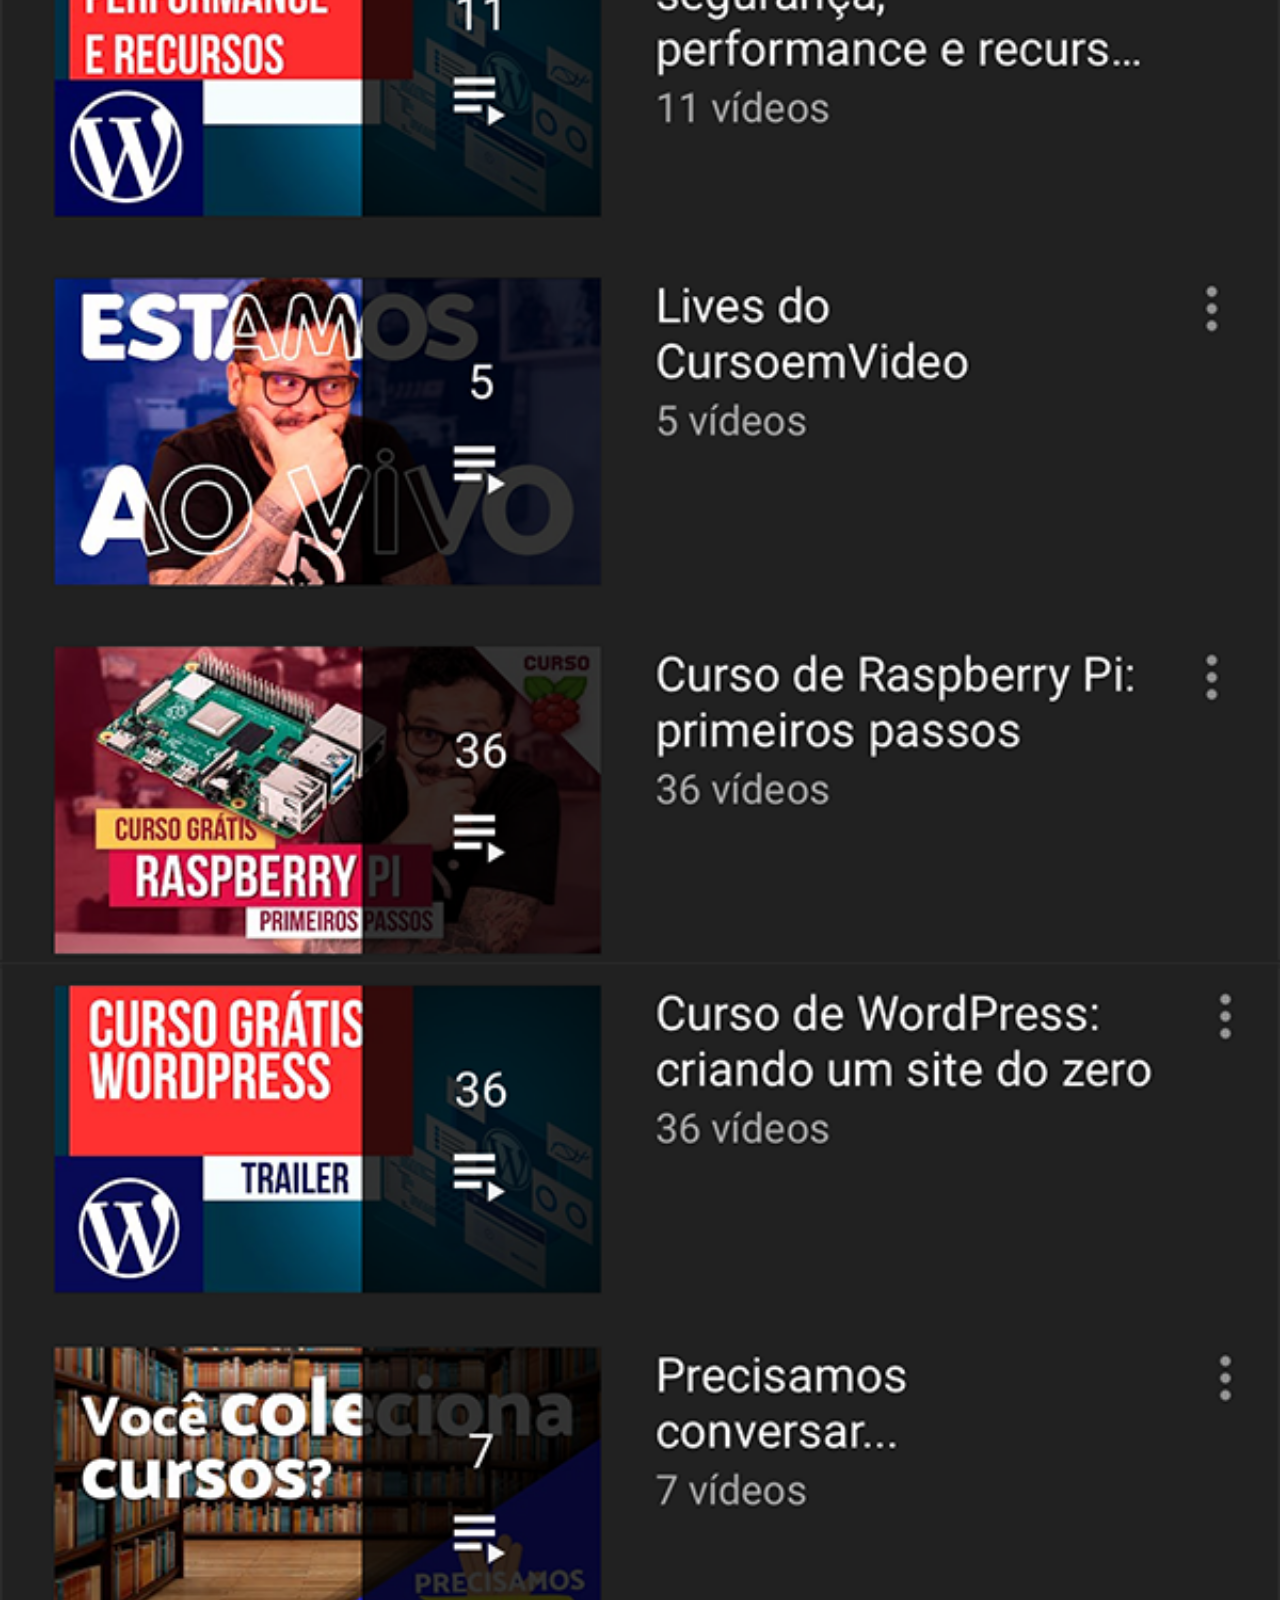
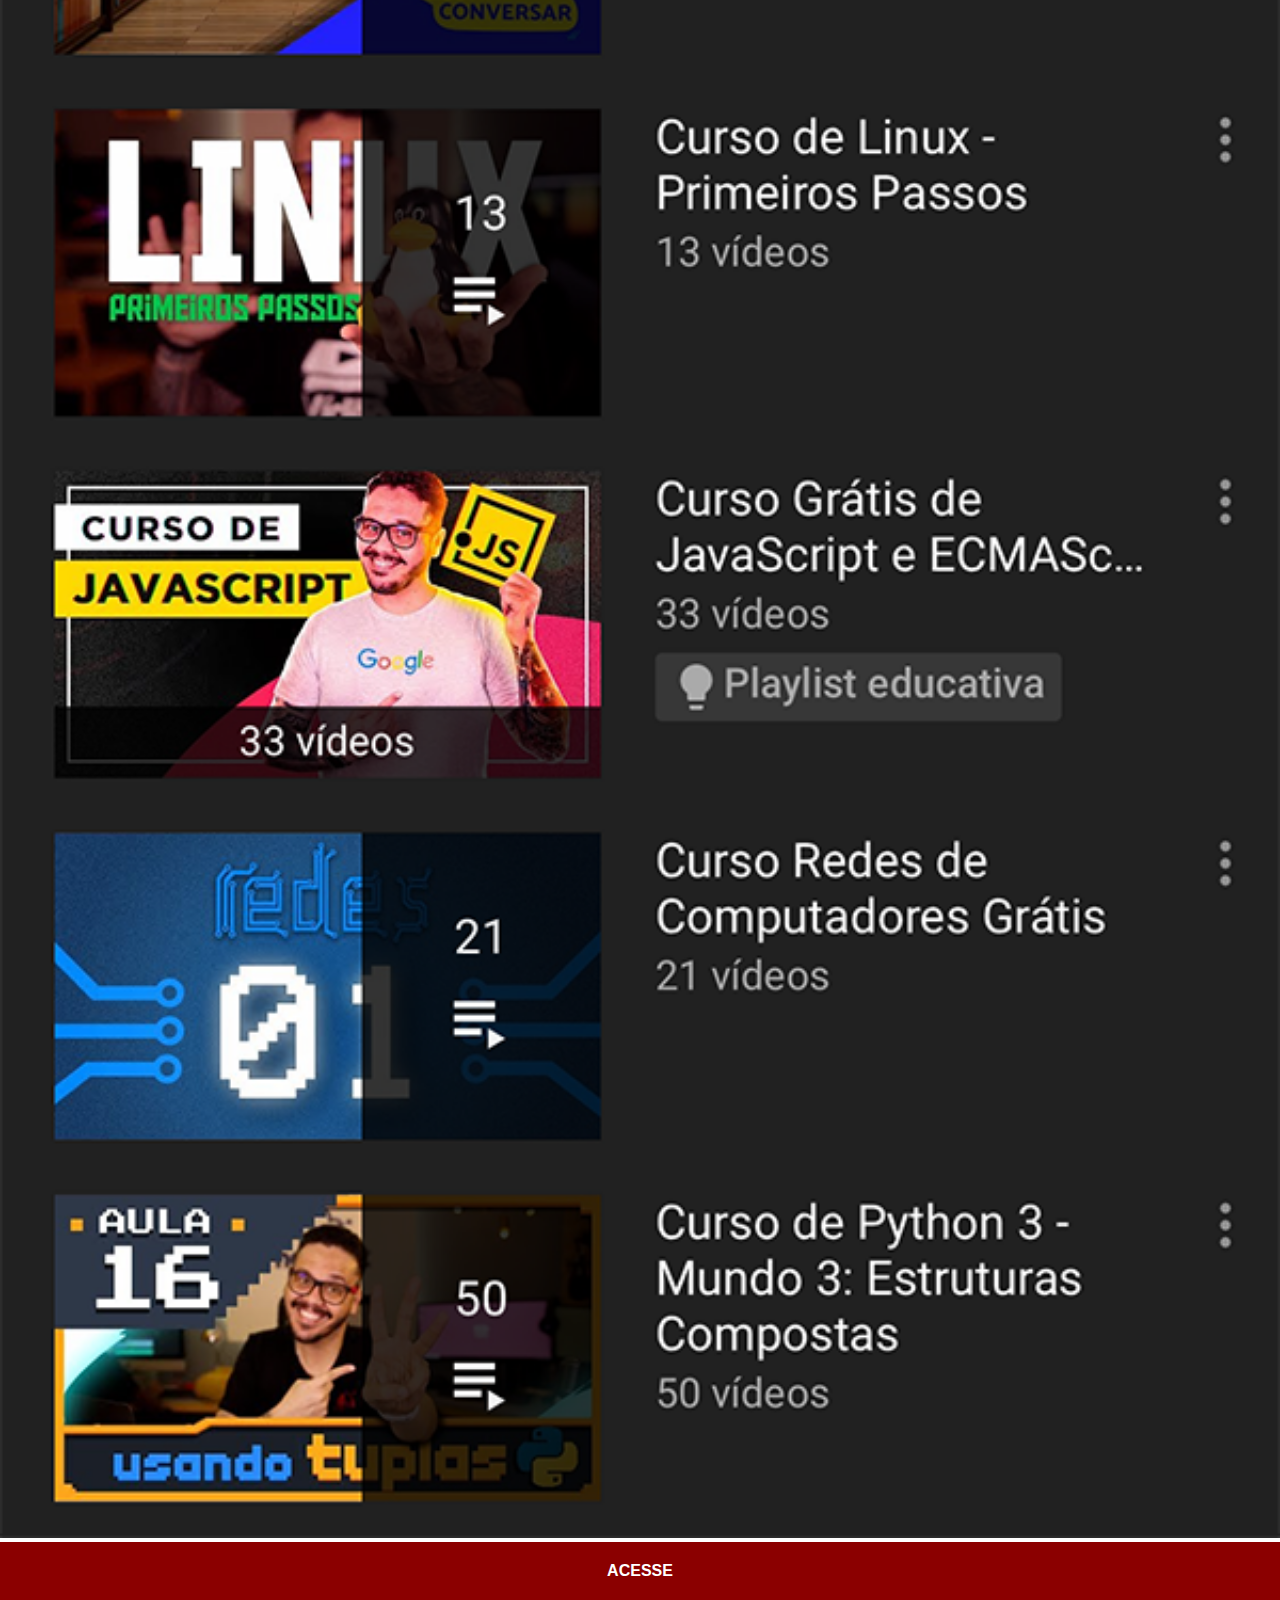
<file: paginas/youtube1.html>
<!DOCTYPE html>
<html lang="pt-br">
<head>
    <meta charset="UTF-8">
    <meta http-equiv="X-UA-Compatible" content="IE=edge">
    <meta name="viewport" content="width=device-width, initial-scale=1.0">
    <title>YouTube</title>
    <link rel="stylesheet" href="estilos.css">
</head>
<body>
    <img src="../imagens/tela-youtube.png" alt="">
    <a href="https://www.youtube.com/c/CursoemV%C3%ADdeo/playlists" target="_blank">ACESSE</a>
    
</body>
</html>
</file>
<file: style.css>
@charset "UTF-8";
*{
    margin: 0px;
    padding: 0px;
    font-family: Arial, Helvetica, sans-serif;
}
html,body{
    height: 100vh;
    width: 100vh;
    background-color: black;
}
body{
    background: url('imagens/fundo-madeira.jpg') no-repeat top center;
    background-size: cover;
    background-attachment: fixed;
    width: 100vw;
}
main{
    height: 100vh;
    width: 100vw;
    position: relative;
   
}
section#telefone{
    position: absolute;
    top: 50%;
    left: 50%;
    transform: translate(-50%,-50%);

    height: 627px;
    width: 311px;
    background:url('imagens/frame-iphone.png') no-repeat;

}
iframe#tela{
    position: relative;
    top: 80px;
    left: 22px;
    width: 269px;
    height: 471px;
}
section#redes-sociais{
    text-align: right;
}
section#redes-sociais img{
    width: 50px;
    margin: 10px;
    border-radius: 50%;
    box-shadow: 2px 2px 5px rgba(0, 0, 0, 0.521);
    box-sizing: border-box;

}
section#redes-sociais img:hover{
    border: 2px solid rgba(255, 255, 255, 0.603);
    transform: translate(5px -20px);
    box-shadow: 5px 5px 10px rgba(0, 0, 0, 0.596);
    transition: trasnform 1s, border .2s;
}
</file>
<file: paginas/estilos.css>
@charset "UTF-8";
*{
    margin: 0px;
    padding: 0px;
    font-family:Arial, Helvetica, sans-serif;

}
::-webkit-scrollbar{
    width: 0px;
    height: 0px;
}
img{
    width: 100vw;

}
a{
    display: block;
    background-color: darkred;
    color: white;
    padding: 20px;
    text-align: center;
    font-weight: bolder;
    text-decoration: none;
}
a:hover{
    color: red;
}
</file>
